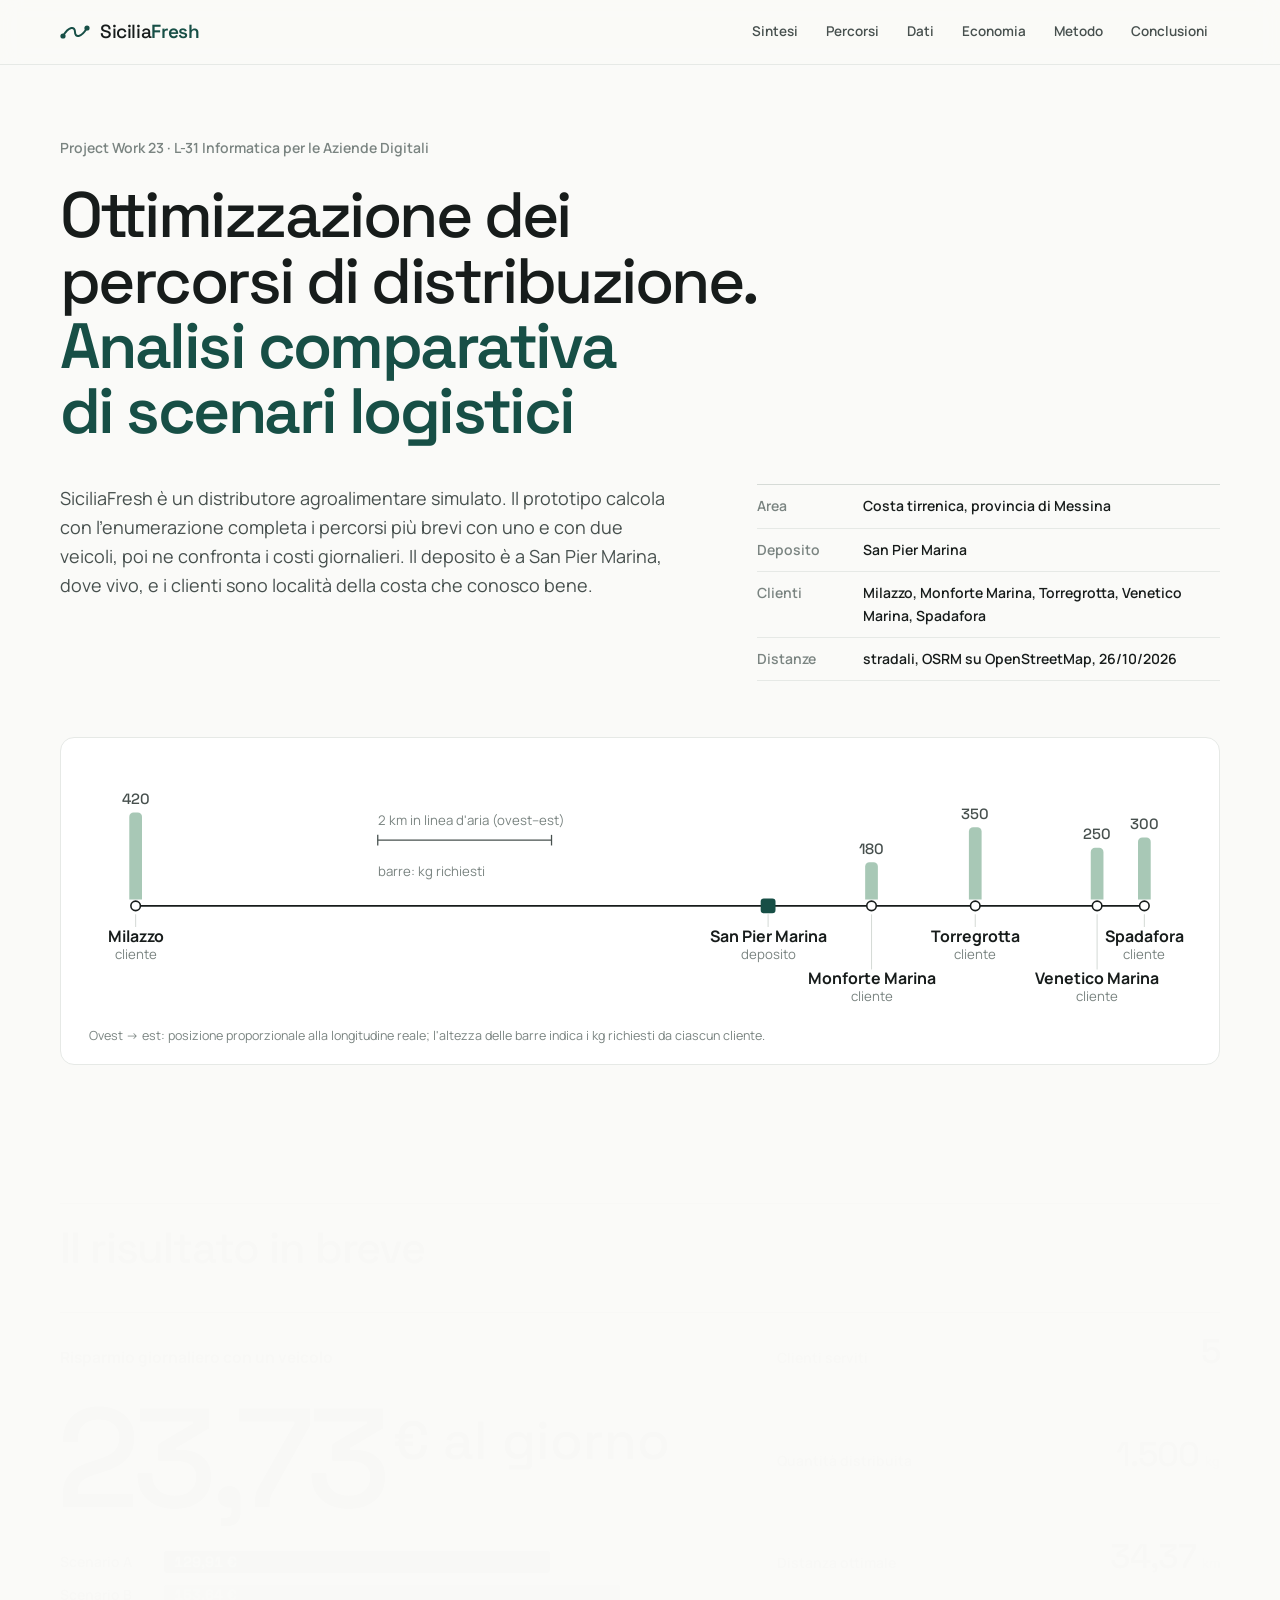
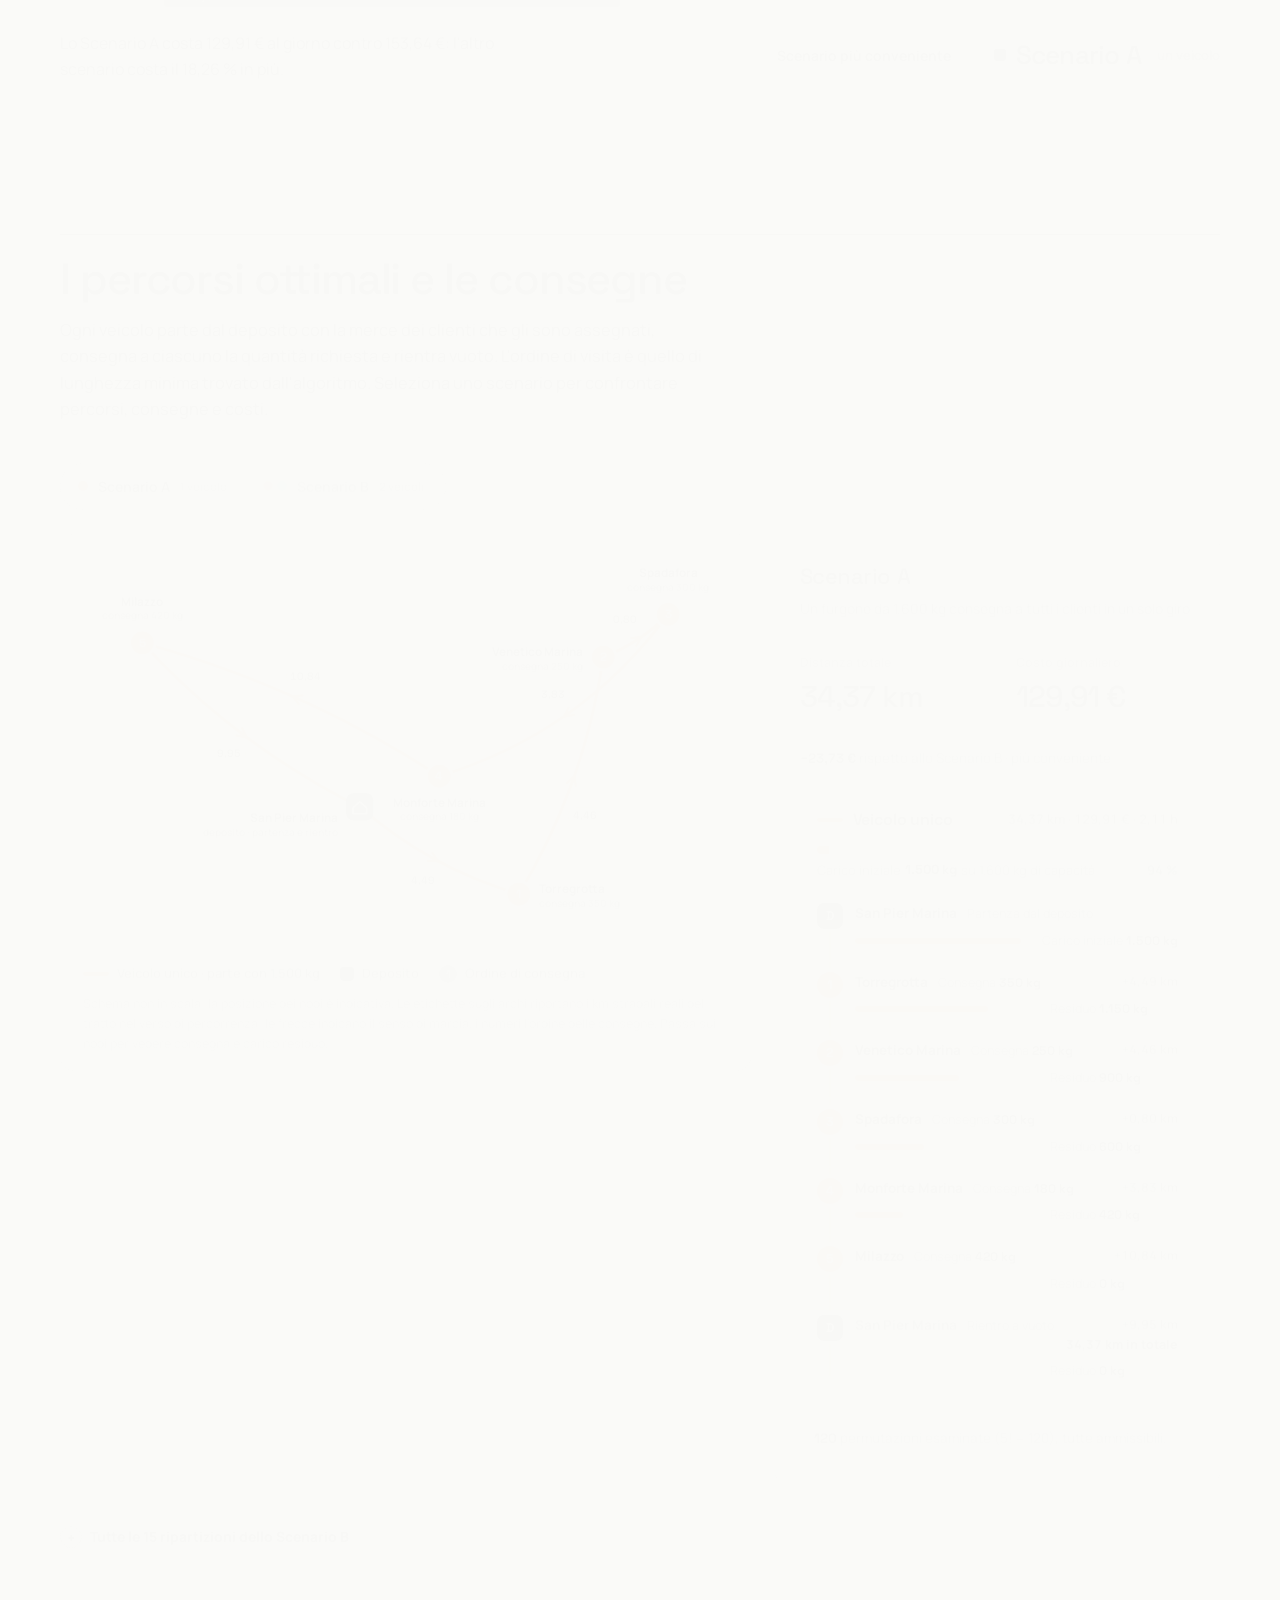
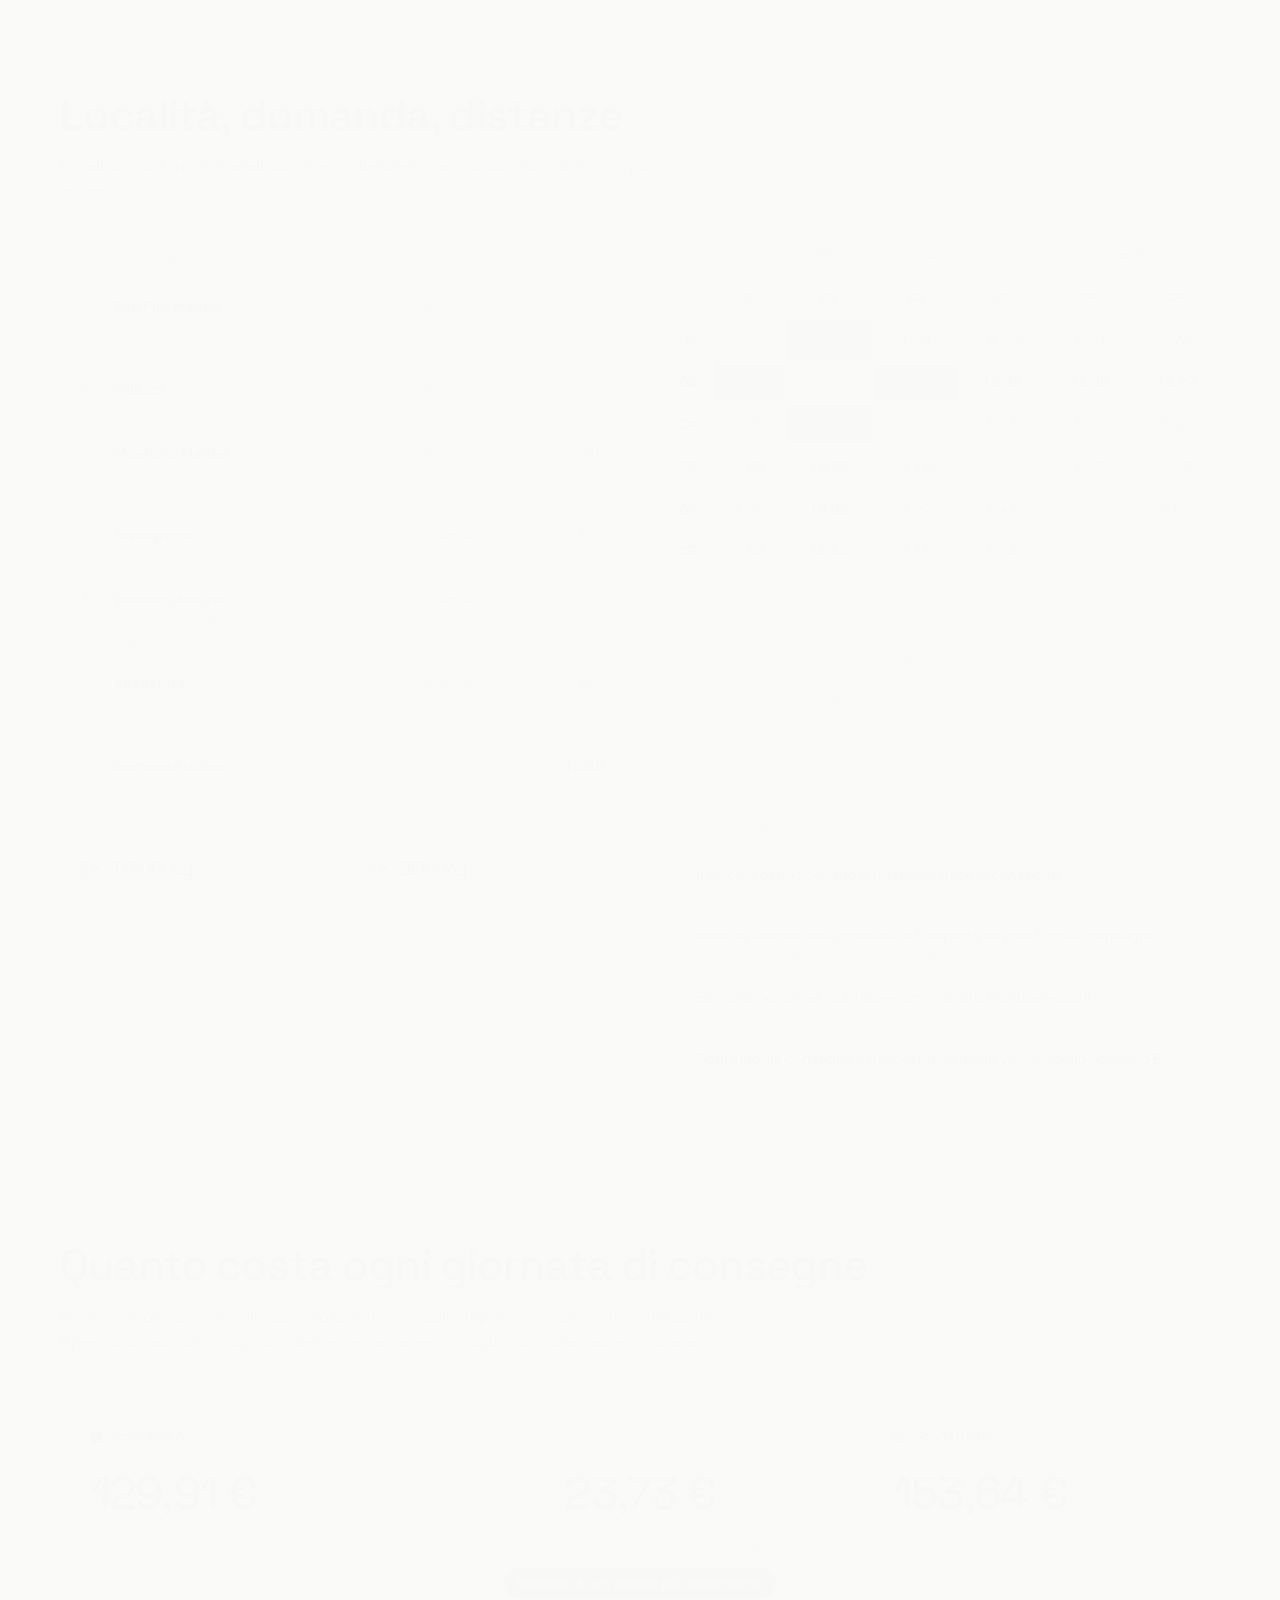
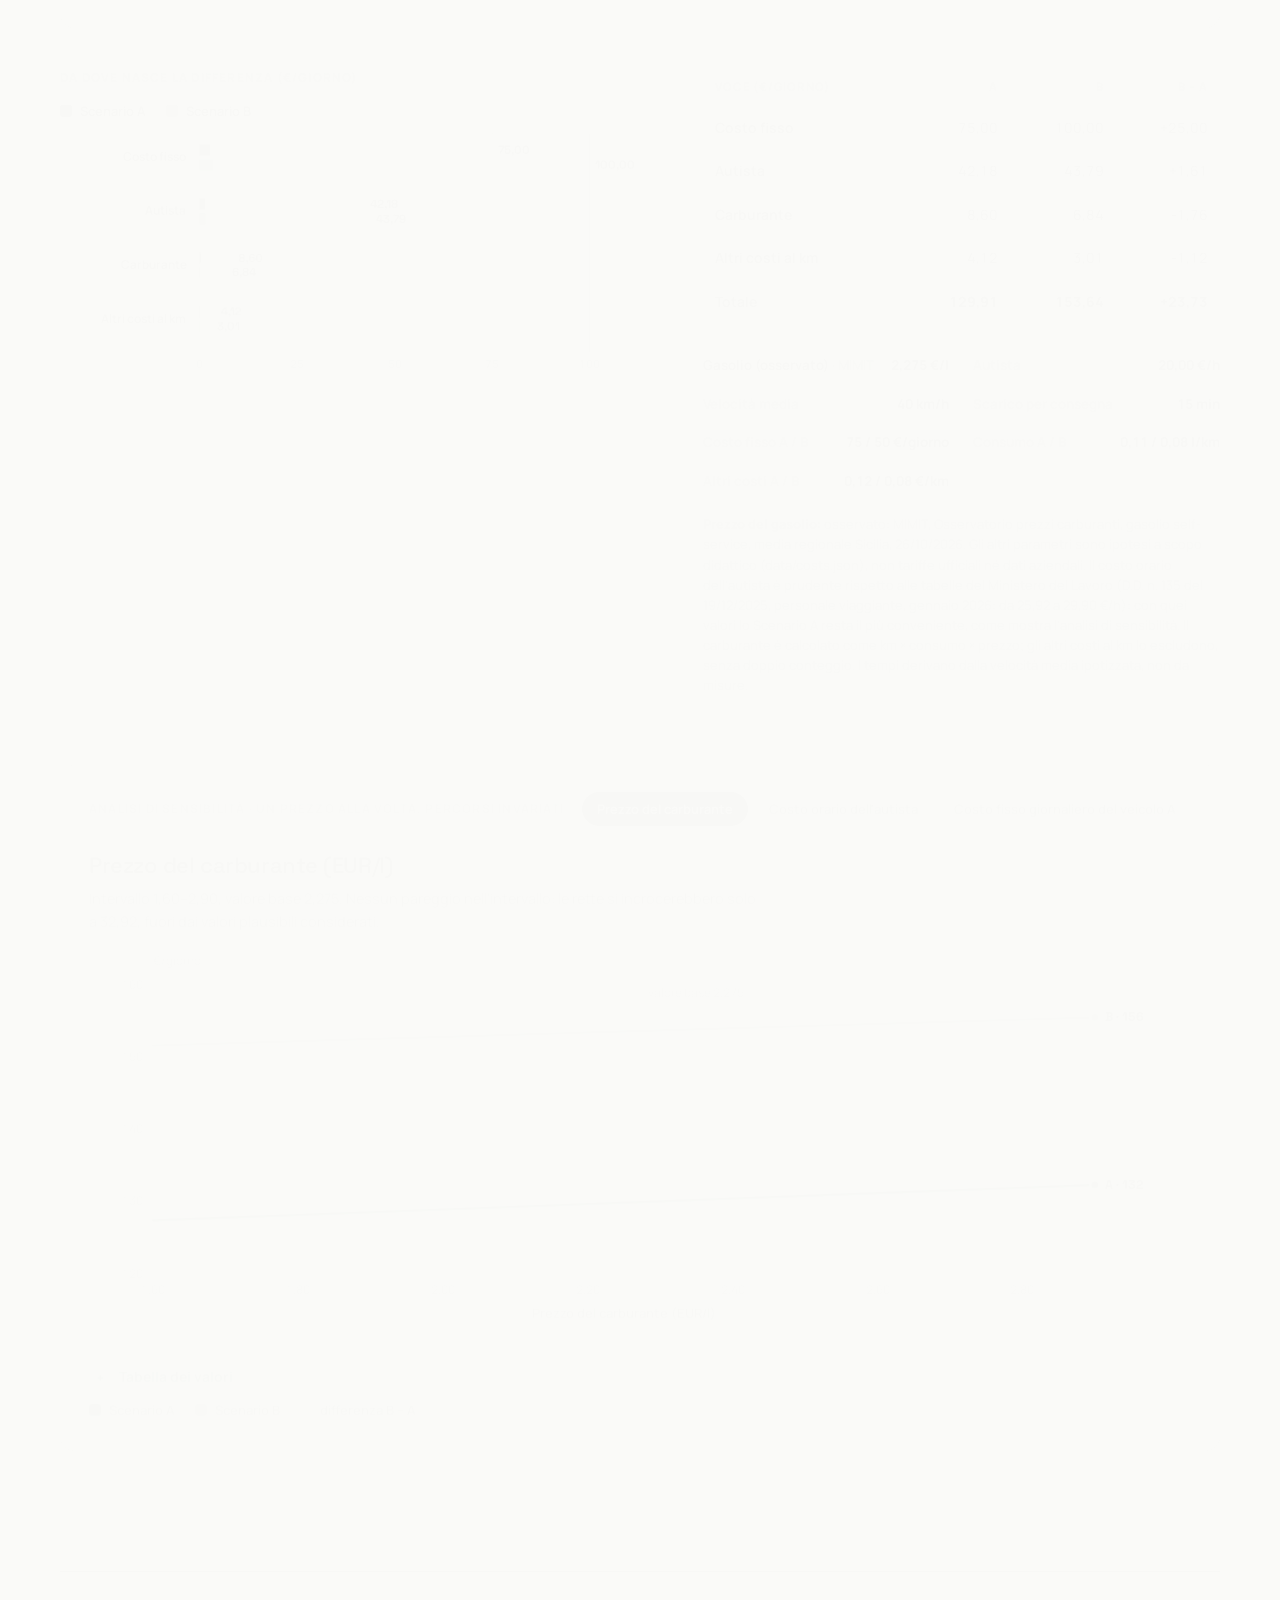
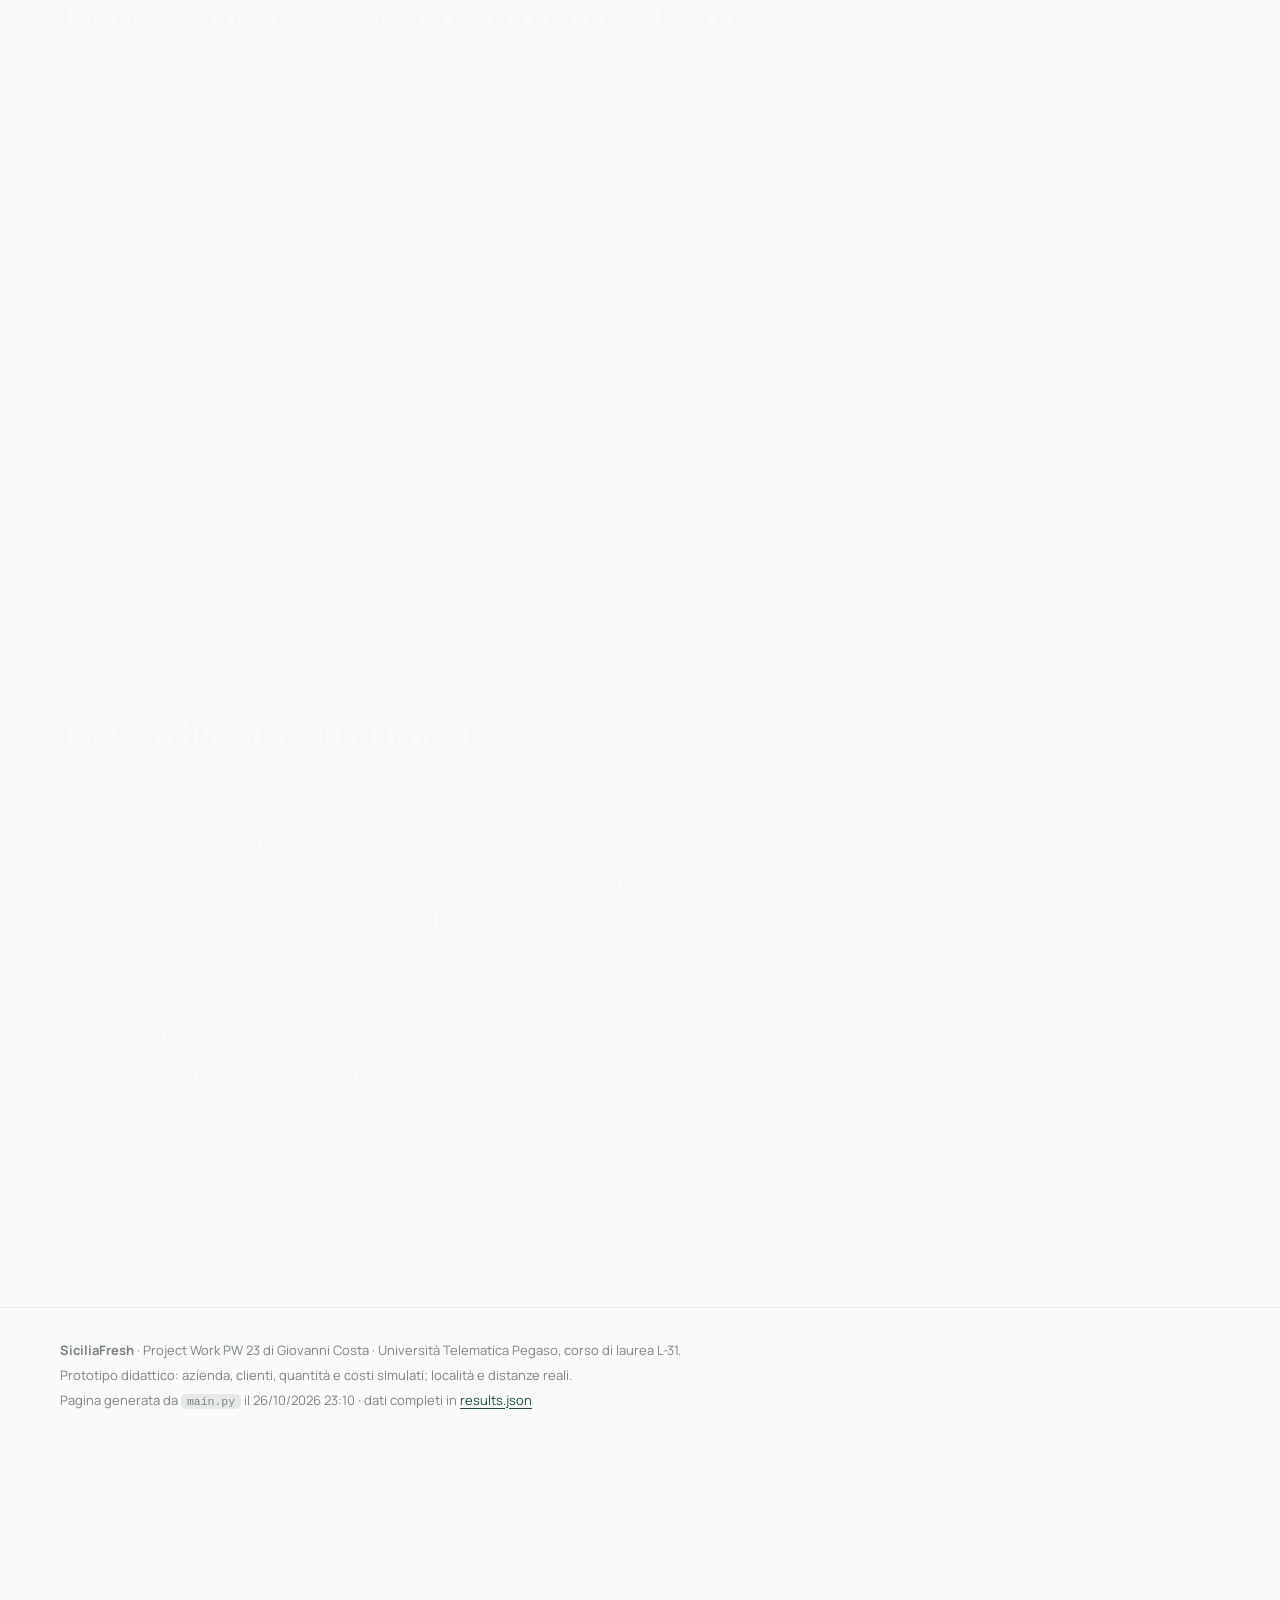
<file: index.html>
<!DOCTYPE html>
<html lang="it">
<head>
<meta charset="utf-8">
<meta http-equiv="refresh" content="0; url=output/index.html">
<title>SiciliaFresh</title>
</head>
<body>
<p>Reindirizzamento alla pagina dei risultati: <a href="output/index.html">output/index.html</a></p>
</body>
</html>
</file>
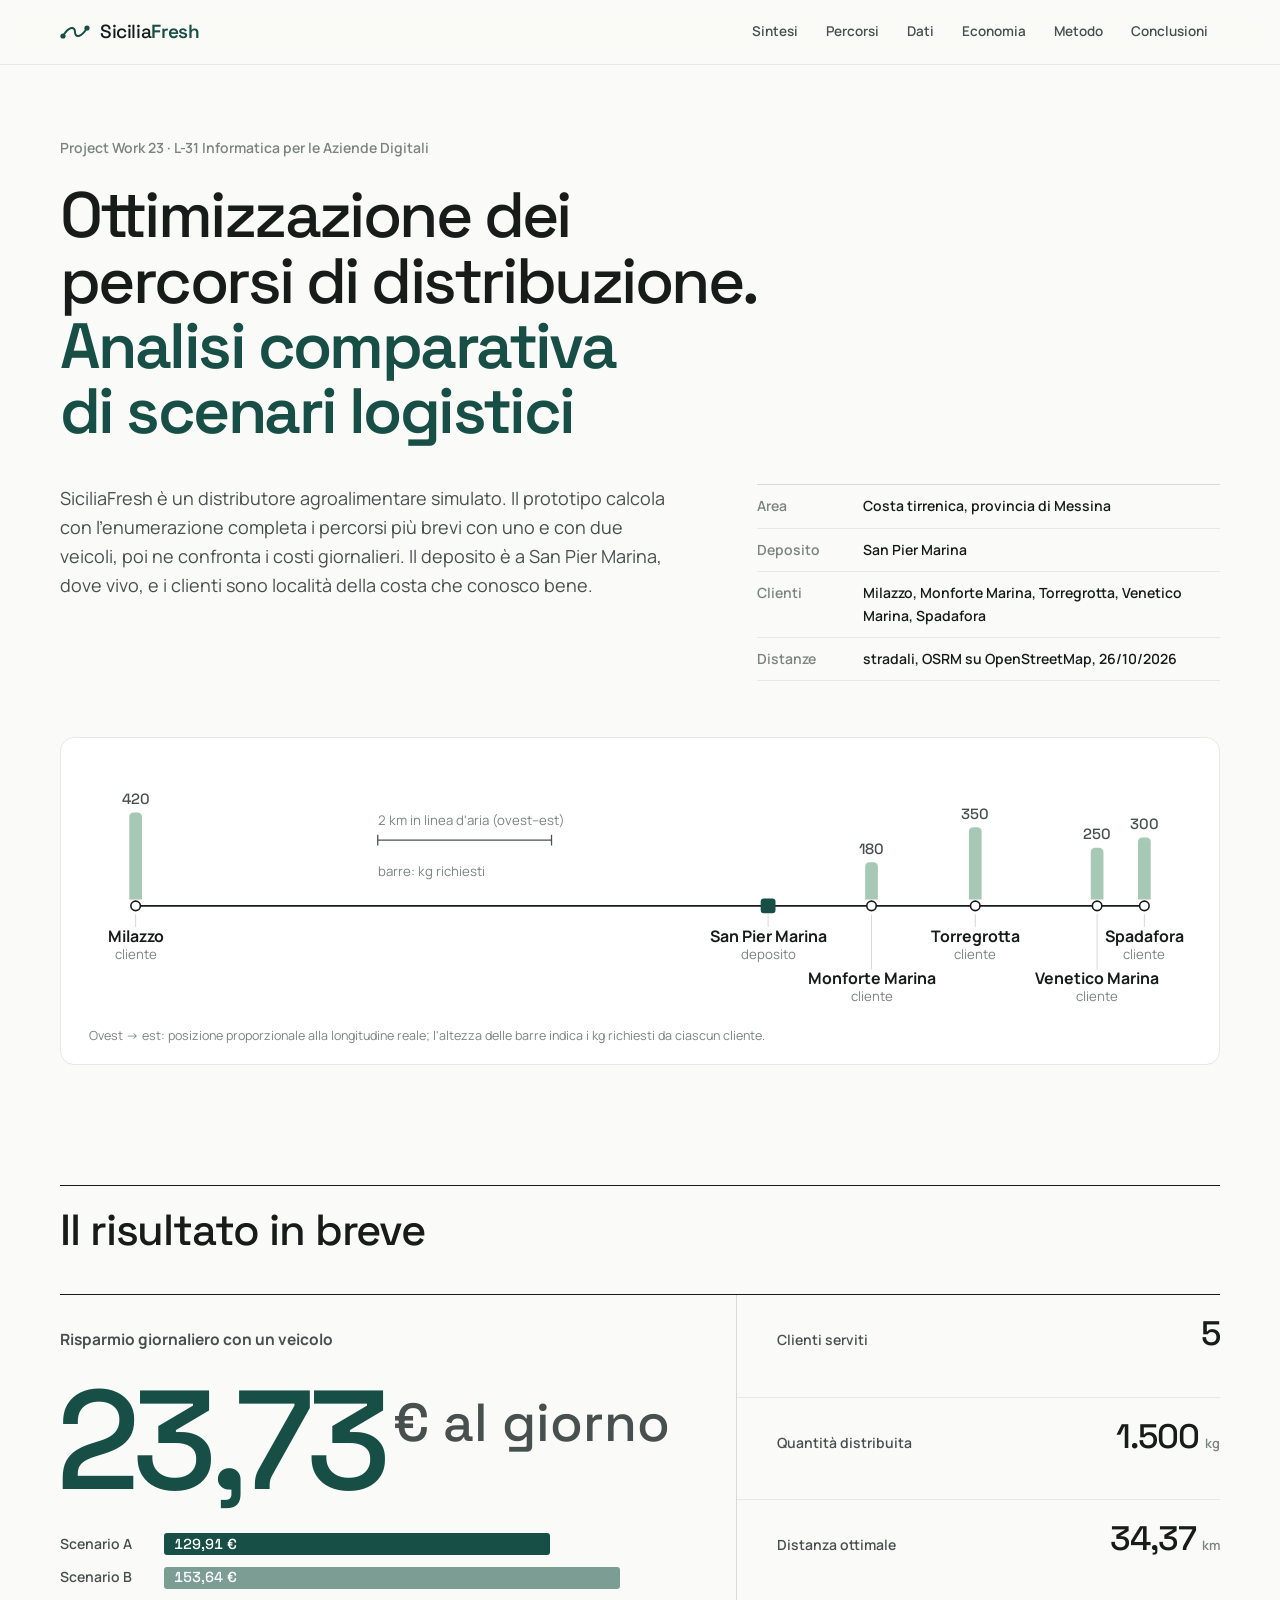
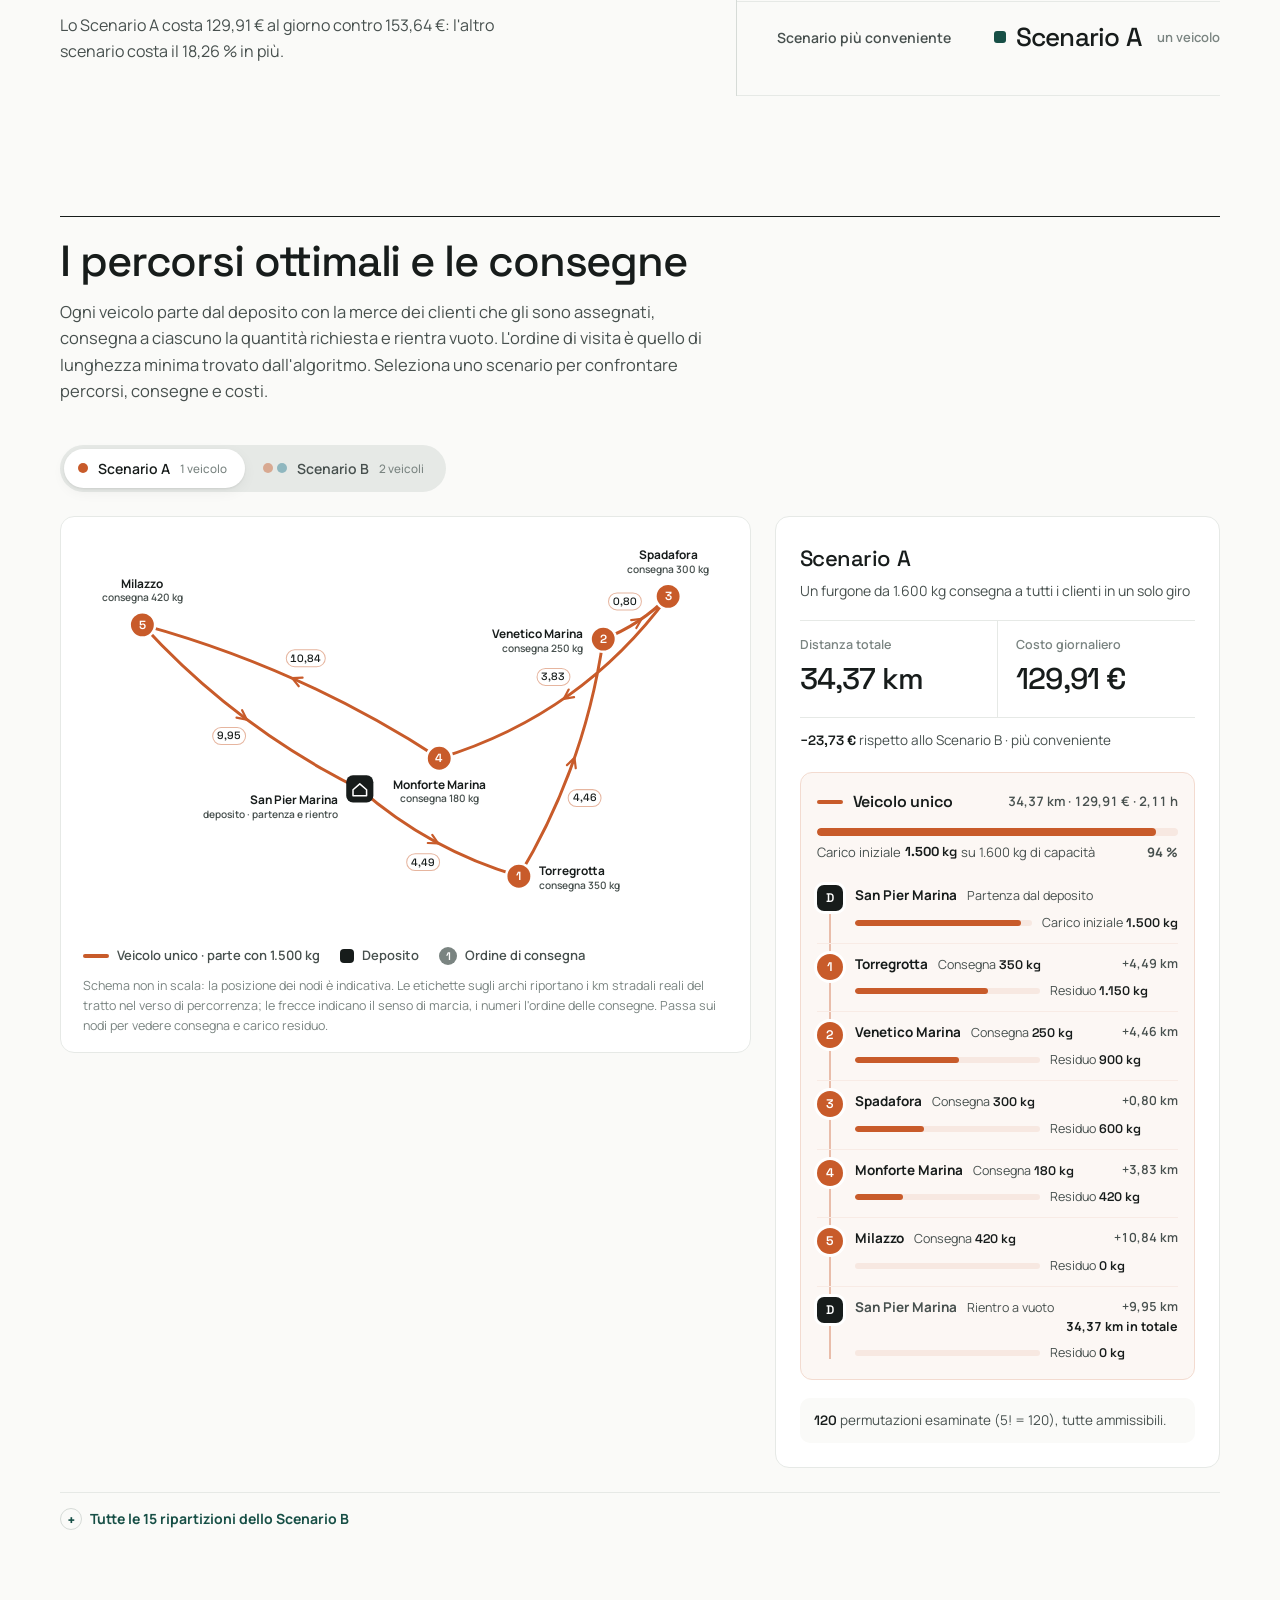
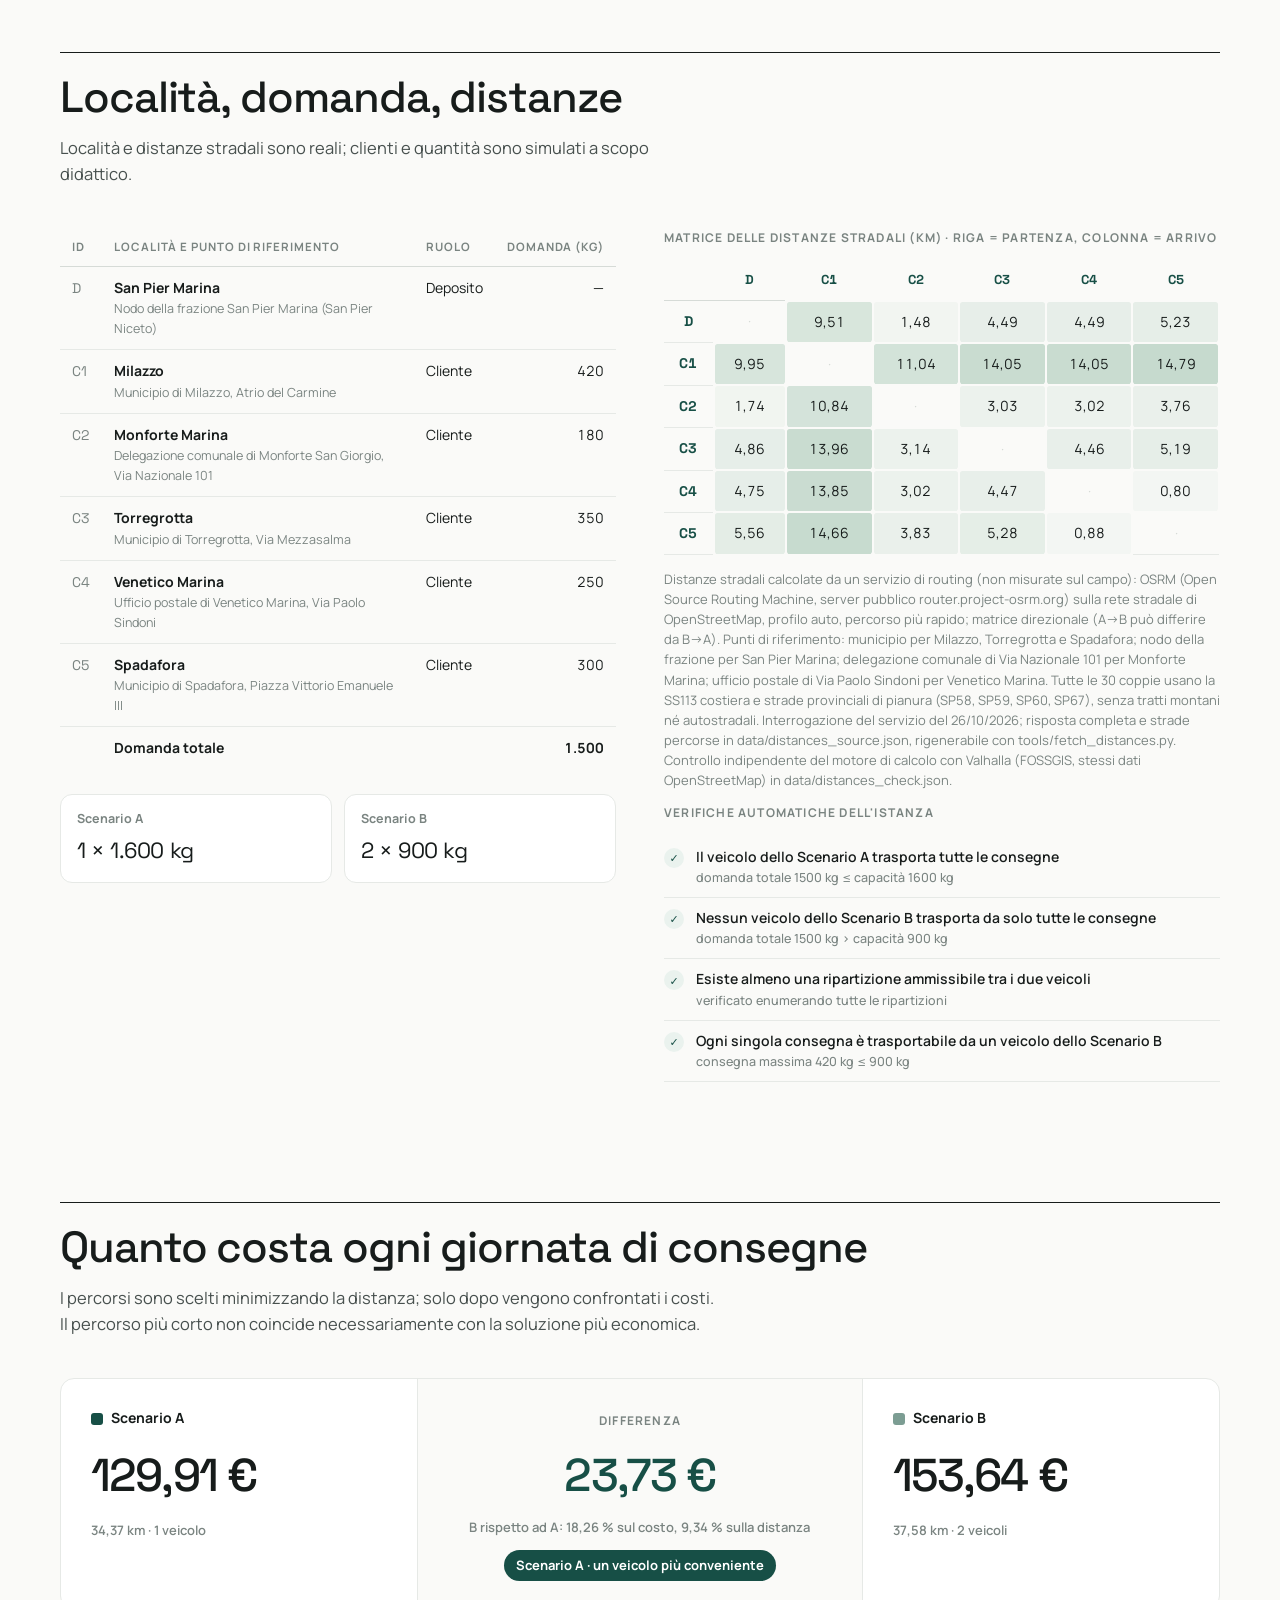
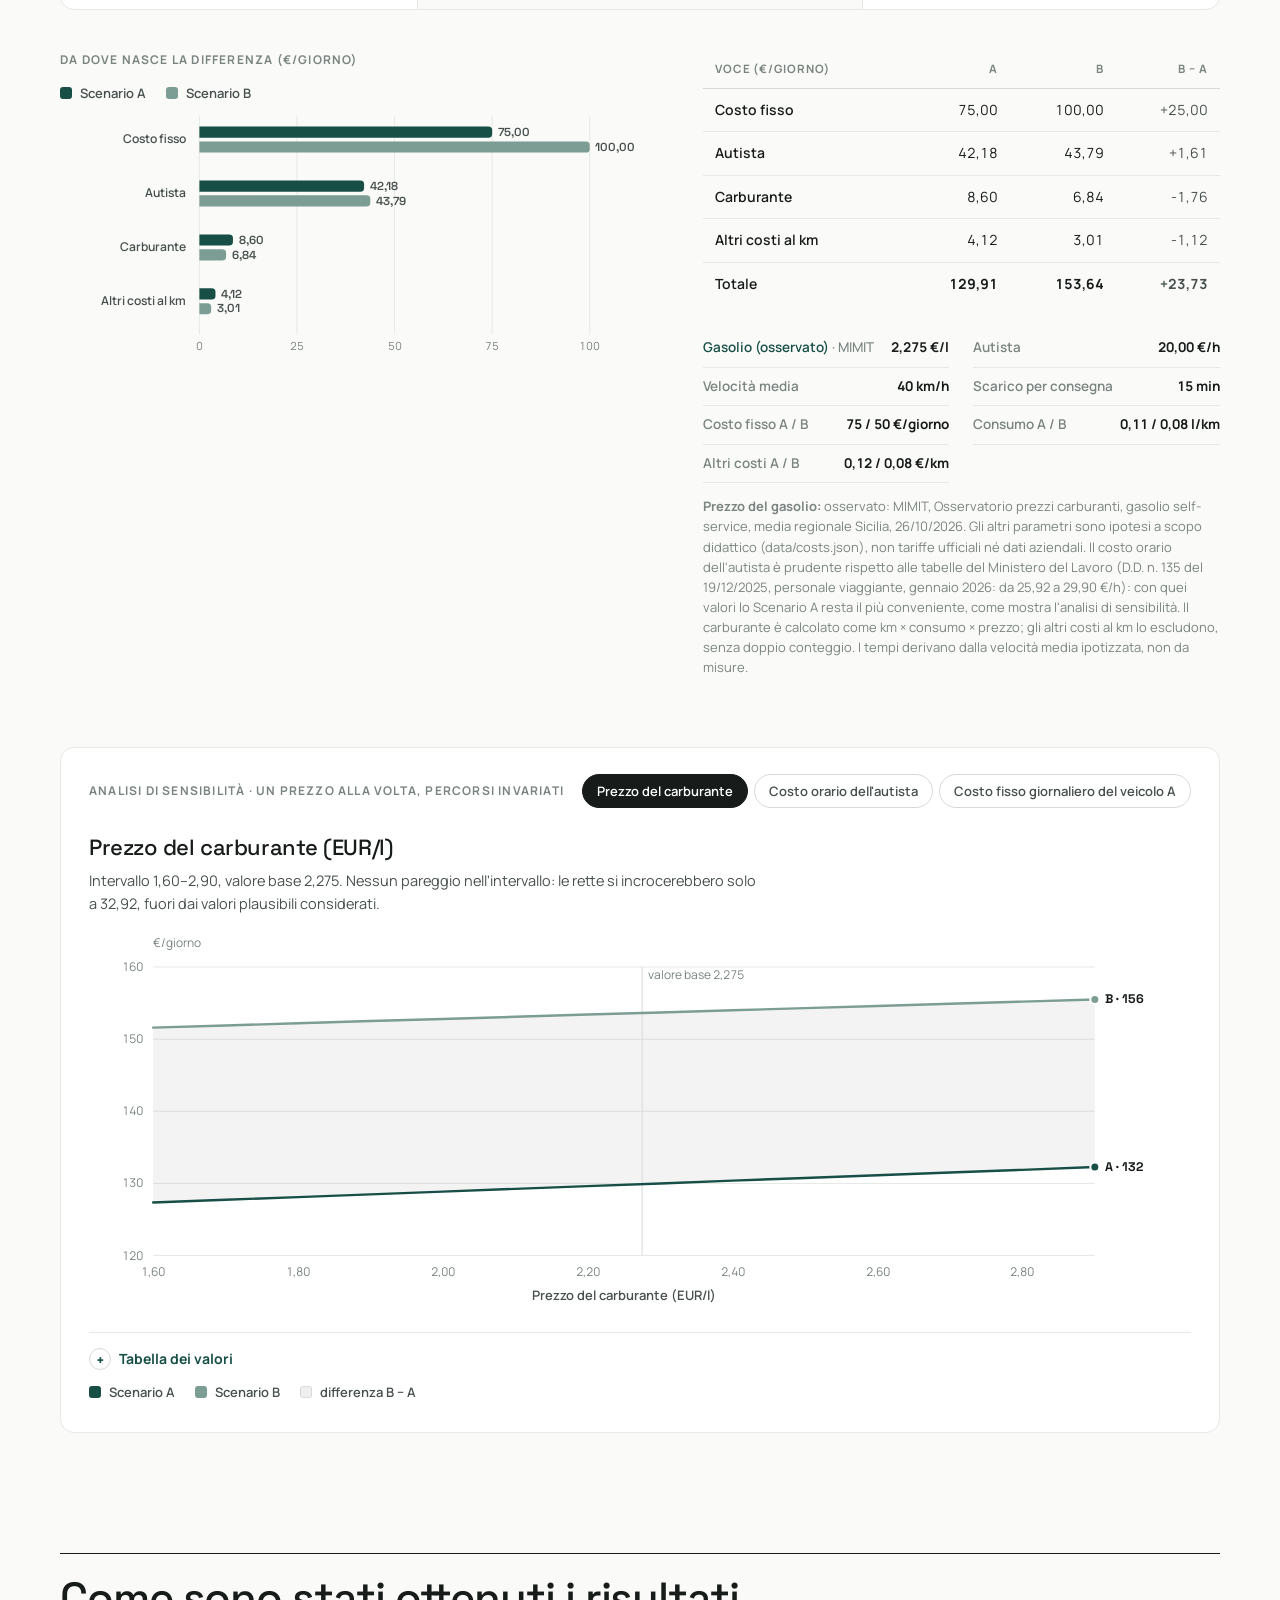
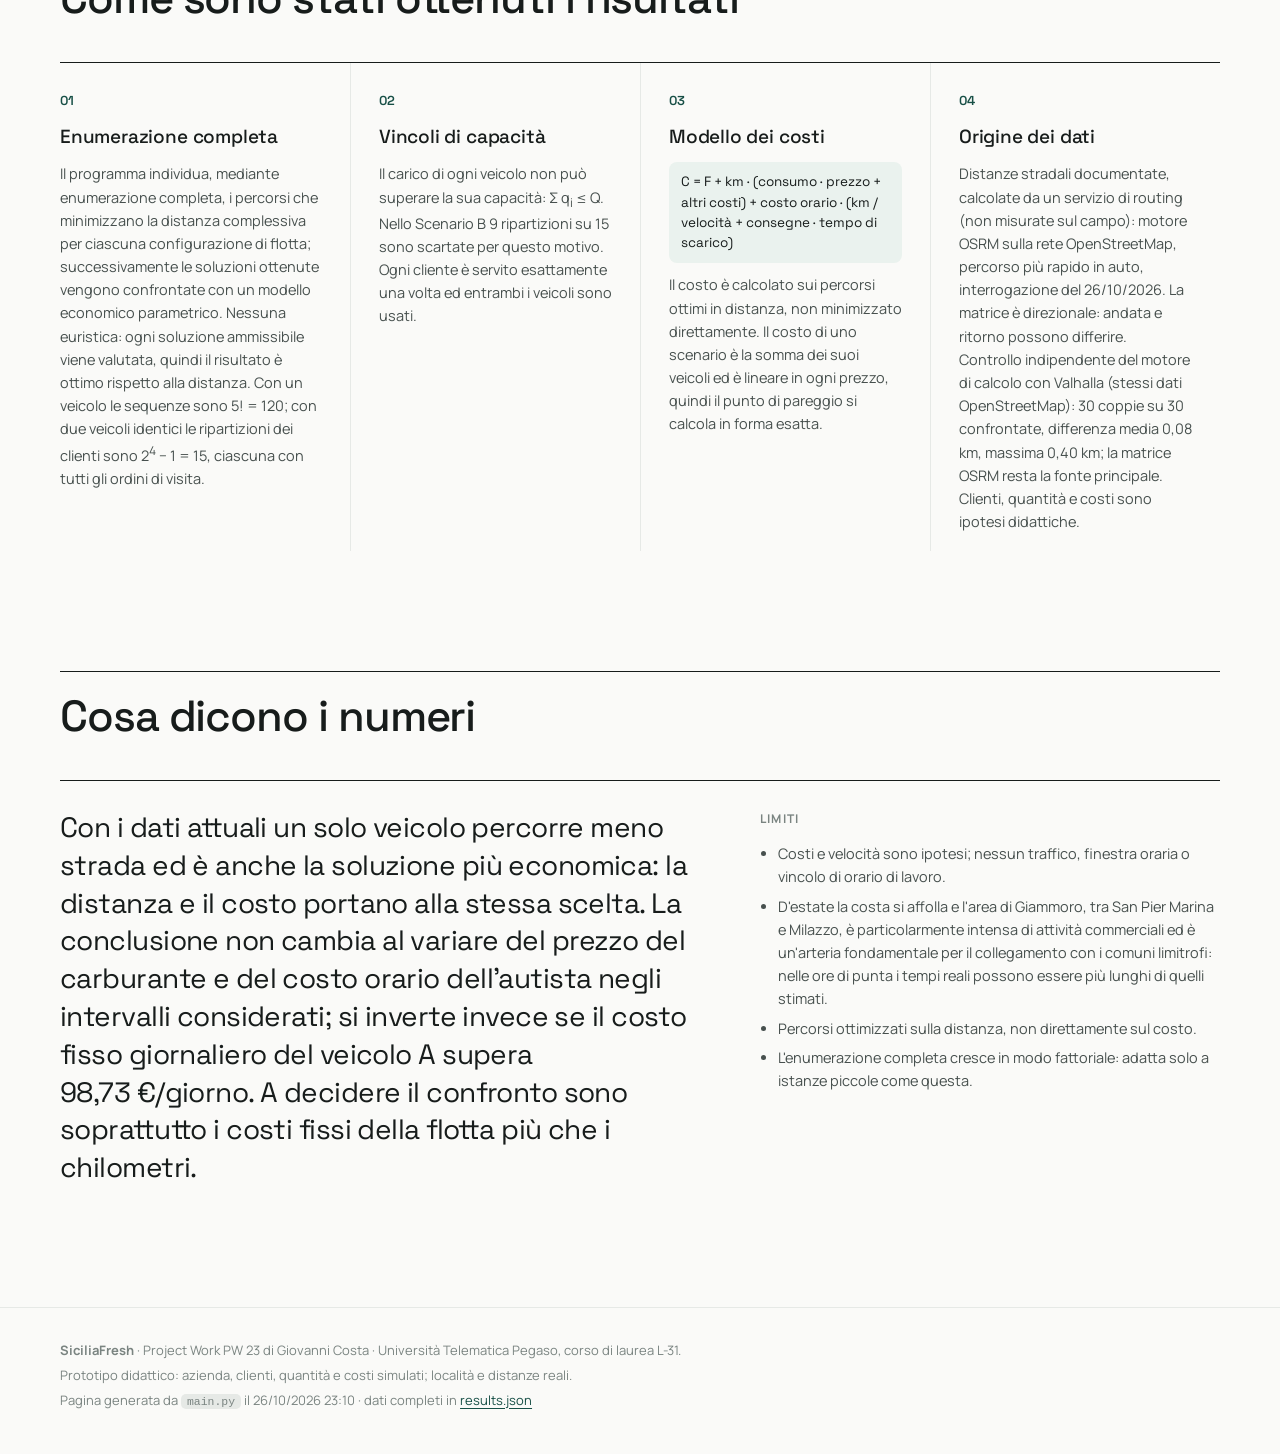
<file: output/index.html>
<!DOCTYPE html>
<html lang="it">
<head>
<meta charset="utf-8">
<meta name="viewport" content="width=device-width, initial-scale=1">
<title>SiciliaFresh · Percorsi di consegna</title>
<meta name="description" content="Pianificazione e confronto economico dei percorsi di consegna di un'impresa agroalimentare (Project Work PW 23, L-31).">
<link rel="preconnect" href="https://fonts.googleapis.com">
<link rel="preconnect" href="https://fonts.gstatic.com" crossorigin>
<link rel="stylesheet" href="https://fonts.googleapis.com/css2?family=Manrope:wght@400;500;600;700&family=Space+Grotesk:wght@400;500;600&display=swap">
<link rel="stylesheet" href="styles.css">
</head>
<body>
<a class="skip" href="#percorsi">Vai ai percorsi</a>
<header class="topbar">
  <div class="wrap topbar-in">
    <a class="logo" href="#top" aria-label="SiciliaFresh, inizio pagina">
      <svg viewBox="0 0 30 20" aria-hidden="true"><path d="M3 14 C 9 4, 15 4, 15 10 S 21 16, 27 6" /><circle cx="3" cy="14" r="2.6"/><circle cx="27" cy="6" r="2.6"/></svg>
      <span>Sicilia<b>Fresh</b></span></a>
    <nav aria-label="Sezioni"><a href="#overview">Sintesi</a><a href="#percorsi">Percorsi</a><a href="#dati">Dati</a>
      <a href="#economia">Economia</a><a href="#metodo">Metodo</a><a href="#conclusioni">Conclusioni</a></nav>
  </div>
</header>

<main id="top">
<section class="hero wrap">
  <p class="hero-eyebrow">Project Work 23 · L-31 Informatica per le Aziende Digitali</p>
  <h1 class="reveal">Ottimizzazione dei<br>percorsi di distribuzione.<br><span>Analisi comparativa<br>di scenari logistici</span></h1>
  <div class="hero-meta reveal">
    <p class="lead">SiciliaFresh è un distributore agroalimentare simulato. Il prototipo calcola con
    l'enumerazione completa i percorsi più brevi con uno e con due veicoli, poi ne confronta i costi giornalieri.
    Il deposito è a San Pier Marina, dove vivo, e i clienti sono località della costa che conosco bene.</p>
    <dl>
      <div><dt>Area</dt><dd>Costa tirrenica, provincia di Messina</dd></div>
      <div><dt>Deposito</dt><dd>San Pier Marina</dd></div>
      <div><dt>Clienti</dt><dd>Milazzo, Monforte Marina, Torregrotta, Venetico Marina, Spadafora</dd></div>
      <div><dt>Distanze</dt><dd>stradali, OSRM su OpenStreetMap, 26/10/2026</dd></div>
    </dl>
  </div>
  <figure class="coast-fig reveal"><div class="scroll-x"><svg class="coast" viewBox="0 0 1040 236" role="img" aria-label="Località disposte da ovest a est secondo la longitudine reale, con la quantità richiesta"><line x1="44" y1="132" x2="996" y2="132" class="coast-line"/><line x1="44.0" y1="140" x2="44.0" y2="152" class="coast-leader"/><path d="M38.0,126 v-78.0 a4,4 0 0 1 4,-4 h4 a4,4 0 0 1 4,4 v78.0 z" class="coast-bar" data-tip="Milazzo: 420 kg richiesti"/><text x="44.0" y="36.0" class="coast-kg" text-anchor="middle">420</text><circle cx="44.0" cy="132" r="4.5" class="coast-stop"/><text x="44.0" y="166" class="coast-name" text-anchor="middle">Milazzo</text><text x="44.0" y="182" class="coast-sub" text-anchor="middle">cliente</text><line x1="640.9" y1="140" x2="640.9" y2="152" class="coast-leader"/><rect x="633.9" y="125" width="14" height="14" rx="3" class="coast-depot"/><text x="640.9" y="166" class="coast-name" text-anchor="middle">San Pier Marina</text><text x="640.9" y="182" class="coast-sub" text-anchor="middle">deposito</text><line x1="738.5" y1="140" x2="738.5" y2="192" class="coast-leader"/><path d="M732.5,126 v-31.1 a4,4 0 0 1 4,-4 h4 a4,4 0 0 1 4,4 v31.1 z" class="coast-bar" data-tip="Monforte Marina: 180 kg richiesti"/><text x="738.5" y="82.9" class="coast-kg" text-anchor="middle">180</text><circle cx="738.5" cy="132" r="4.5" class="coast-stop"/><text x="738.5" y="206" class="coast-name" text-anchor="middle">Monforte Marina</text><text x="738.5" y="222" class="coast-sub" text-anchor="middle">cliente</text><line x1="836.4" y1="140" x2="836.4" y2="152" class="coast-leader"/><path d="M830.4,126 v-64.3 a4,4 0 0 1 4,-4 h4 a4,4 0 0 1 4,4 v64.3 z" class="coast-bar" data-tip="Torregrotta: 350 kg richiesti"/><text x="836.4" y="49.7" class="coast-kg" text-anchor="middle">350</text><circle cx="836.4" cy="132" r="4.5" class="coast-stop"/><text x="836.4" y="166" class="coast-name" text-anchor="middle">Torregrotta</text><text x="836.4" y="182" class="coast-sub" text-anchor="middle">cliente</text><line x1="951.4" y1="140" x2="951.4" y2="192" class="coast-leader"/><path d="M945.4,126 v-44.8 a4,4 0 0 1 4,-4 h4 a4,4 0 0 1 4,4 v44.8 z" class="coast-bar" data-tip="Venetico Marina: 250 kg richiesti"/><text x="951.4" y="69.2" class="coast-kg" text-anchor="middle">250</text><circle cx="951.4" cy="132" r="4.5" class="coast-stop"/><text x="951.4" y="206" class="coast-name" text-anchor="middle">Venetico Marina</text><text x="951.4" y="222" class="coast-sub" text-anchor="middle">cliente</text><line x1="996.0" y1="140" x2="996.0" y2="152" class="coast-leader"/><path d="M990.0,126 v-54.6 a4,4 0 0 1 4,-4 h4 a4,4 0 0 1 4,4 v54.6 z" class="coast-bar" data-tip="Spadafora: 300 kg richiesti"/><text x="996.0" y="59.4" class="coast-kg" text-anchor="middle">300</text><circle cx="996.0" cy="132" r="4.5" class="coast-stop"/><text x="996.0" y="166" class="coast-name" text-anchor="middle">Spadafora</text><text x="996.0" y="182" class="coast-sub" text-anchor="middle">cliente</text><g class="coast-scale"><line x1="272.5" y1="70" x2="436.5" y2="70"/><line x1="272.5" y1="65" x2="272.5" y2="75"/><line x1="436.5" y1="65" x2="436.5" y2="75"/><text x="272.5" y="56">2 km in linea d'aria (ovest–est)</text></g><text x="272.5" y="104" class="coast-sub">barre: kg richiesti</text></svg></div>
    <figcaption>Ovest → est: posizione proporzionale alla longitudine reale; l'altezza delle barre indica i kg richiesti da ciascun cliente.</figcaption>
  </figure>
</section>

<section id="overview" class="section wrap-section">
  <header class="section-head reveal"><h2>Il risultato in breve</h2></header>
  <div class="overview reveal">
    <div class="ov-main">
      <p class="ov-label">Risparmio giornaliero con un veicolo</p>
      <p class="ov-hero"><span class="count" data-count="23.725468" data-decimals="2">23,73</span><span class="unit">€ al giorno</span></p>
      <div class="ov-bars" role="img" aria-label="Costo giornaliero: Scenario A 129,91 euro, Scenario B 153,64 euro">
        <div style="--c:#174F46"><span>Scenario A</span><i style="width:84.6%"></i><b>129,91&nbsp;€</b></div>
        <div style="--c:#7C9D93"><span>Scenario B</span><i style="width:100.0%"></i><b>153,64&nbsp;€</b></div>
      </div>
      <p class="ov-text">Lo Scenario A costa 129,91&nbsp;€ al giorno contro
      153,64&nbsp;€: l'altro scenario costa il 18,26&nbsp;% in più.</p>
    </div>
    <dl class="ov-list">
      <div><dt>Clienti serviti</dt><dd><span class="count" data-count="5.000000" data-decimals="0">5</span></dd></div>
      <div><dt>Quantità distribuita</dt><dd><span class="count" data-count="1500.000000" data-decimals="0">1.500</span><small>kg</small></dd></div>
      <div><dt>Distanza ottimale</dt><dd><span class="count" data-count="34.370000" data-decimals="2">34,37</span><small>km</small></dd></div>
      <div class="ov-win" style="--c:#174F46"><dt>Scenario più conveniente</dt>
        <dd><i></i>Scenario A<small>un veicolo</small></dd></div>
    </dl>
  </div>
</section>

<section id="percorsi" class="section">
  <header class="section-head reveal"><h2>I percorsi ottimali e le consegne</h2><p class="section-intro">Ogni veicolo parte dal deposito con la merce dei clienti che gli sono assegnati, consegna a ciascuno la quantità richiesta e rientra vuoto. L'ordine di visita è quello di lunghezza minima trovato dall'algoritmo. Seleziona uno scenario per confrontare percorsi, consegne e costi.</p></header>
  <div class="explorer reveal">
    <div class="switch" role="group" aria-label="Scenario visualizzato">
      <button type="button" data-scenario-btn="A" aria-pressed="true">
        <i style="--vc:var(--v1)"></i><span>Scenario A</span><small>1 veicolo</small></button>
      <button type="button" data-scenario-btn="B" aria-pressed="false">
        <i style="--vc:var(--v1)"></i><i style="--vc:var(--v2)"></i><span>Scenario B</span><small>2 veicoli</small></button>
    </div>
    <div class="explorer-grid">
      <figure class="stage">
        <div class="stage-graph" data-scenario-graph="A"><p class="stage-label">Scenario A</p><svg class="graph" viewBox="0 0 760 470" role="img" aria-label="Percorso ottimale, Scenario A"><defs><mask id="mask-A-0" maskUnits="userSpaceOnUse" x="0" y="0" width="760" height="470"><path d="M326.4,297.1 Q408.9,369.2 514.0,400.0 Q592.0,270.2 613.5,120.4 Q657.3,103.6 690.0,70.0 Q586.8,210.3 420.1,260.9 Q257.4,154.9 70.0,103.6 Q180.1,224.3 326.4,297.1" class="g-draw" data-delay="0"/></mask></defs><path d="M326.4,297.1 Q408.9,369.2 514.0,400.0 Q592.0,270.2 613.5,120.4 Q657.3,103.6 690.0,70.0 Q586.8,210.3 420.1,260.9 Q257.4,154.9 70.0,103.6 Q180.1,224.3 326.4,297.1" class="g-route" style="--vc:var(--v1)" mask="url(#mask-A-0)"/><path d="M-6,-5.5 L5,0 L-6,5.5" class="g-chev" style="--vc:var(--v1)" transform="translate(414.5,358.9) rotate(28.7)"/><path d="M-6,-5.5 L5,0 L-6,5.5" class="g-chev" style="--vc:var(--v1)" transform="translate(577.9,265.2) rotate(-70.4)"/><path d="M-6,-5.5 L5,0 L-6,5.5" class="g-chev" style="--vc:var(--v1)" transform="translate(654.5,99.4) rotate(-33.4)"/><path d="M-6,-5.5 L5,0 L-6,5.5" class="g-chev" style="--vc:var(--v1)" transform="translate(571.0,187.9) rotate(144.7)"/><path d="M-6,-5.5 L5,0 L-6,5.5" class="g-chev" style="--vc:var(--v1)" transform="translate(251.2,168.5) rotate(-155.8)"/><path d="M-6,-5.5 L5,0 L-6,5.5" class="g-chev" style="--vc:var(--v1)" transform="translate(189.1,212.3) rotate(37.0)"/><g class="g-leg" data-tip="Veicolo 1: San Pier Marina → Torregrotta, 4,49 km"><rect x="381.7" y="373.4" width="38.8" height="20" rx="10" style="--vc:var(--v1)"/><text x="401.1" y="387.4" text-anchor="middle">4,49</text></g><g class="g-leg" data-tip="Veicolo 1: Torregrotta → Venetico Marina, 4,46 km"><rect x="572.1" y="297.9" width="38.8" height="20" rx="10" style="--vc:var(--v1)"/><text x="591.5" y="311.9" text-anchor="middle">4,46</text></g><g class="g-leg" data-tip="Veicolo 1: Venetico Marina → Spadafora, 0,80 km"><rect x="619.7" y="66.0" width="38.8" height="20" rx="10" style="--vc:var(--v1)"/><text x="639.1" y="80.0" text-anchor="middle">0,80</text></g><g class="g-leg" data-tip="Veicolo 1: Spadafora → Monforte Marina, 3,83 km"><rect x="535.4" y="155.0" width="38.8" height="20" rx="10" style="--vc:var(--v1)"/><text x="554.8" y="169.0" text-anchor="middle">3,83</text></g><g class="g-leg" data-tip="Veicolo 1: Monforte Marina → Milazzo, 10,84 km"><rect x="239.7" y="133.0" width="46.0" height="20" rx="10" style="--vc:var(--v1)"/><text x="262.7" y="147.0" text-anchor="middle">10,84</text></g><g class="g-leg" data-tip="Veicolo 1: Milazzo → San Pier Marina, 9,95 km"><rect x="152.9" y="224.7" width="38.8" height="20" rx="10" style="--vc:var(--v1)"/><text x="172.3" y="238.7" text-anchor="middle">9,95</text></g><g class="g-node" data-tip="San Pier Marina — deposito. Partenza con 1.500 kg; rientro a vuoto (0 kg)." tabindex="0"><rect x="310.4" y="281.1" width="32" height="32" rx="8" class="g-depot"/><path d="M318.4,298.1 L326.4,291.1 L334.4,298.1 V305.1 H318.4 Z" class="g-depot-icon"/><text x="300.4" y="315.1" class="g-name" text-anchor="end">San Pier Marina</text><text x="300.4" y="331.1" class="g-sub" text-anchor="end">deposito · partenza e rientro</text></g><g class="g-node" data-tip="Veicolo 1 · fermata 5 · Milazzo: consegna 420 kg; carico residuo dopo la consegna 0 kg" tabindex="0"><circle cx="70.0" cy="103.6" r="15" class="g-stop" style="--vc:var(--v1)"/><text x="70.0" y="108.4" class="g-order" text-anchor="middle">5</text><text x="70.0" y="59.6" class="g-name" text-anchor="middle">Milazzo</text><text x="70.0" y="75.6" class="g-sub" text-anchor="middle">consegna 420 kg</text></g><g class="g-node" data-tip="Veicolo 1 · fermata 4 · Monforte Marina: consegna 180 kg; carico residuo dopo la consegna 420 kg" tabindex="0"><circle cx="420.1" cy="260.9" r="15" class="g-stop" style="--vc:var(--v1)"/><text x="420.1" y="265.7" class="g-order" text-anchor="middle">4</text><text x="420.1" y="296.9" class="g-name" text-anchor="middle">Monforte Marina</text><text x="420.1" y="312.9" class="g-sub" text-anchor="middle">consegna 180 kg</text></g><g class="g-node" data-tip="Veicolo 1 · fermata 1 · Torregrotta: consegna 350 kg; carico residuo dopo la consegna 1.150 kg" tabindex="0"><circle cx="514.0" cy="400.0" r="15" class="g-stop" style="--vc:var(--v1)"/><text x="514.0" y="404.8" class="g-order" text-anchor="middle">1</text><text x="538.0" y="399.0" class="g-name" text-anchor="start">Torregrotta</text><text x="538.0" y="415.0" class="g-sub" text-anchor="start">consegna 350 kg</text></g><g class="g-node" data-tip="Veicolo 1 · fermata 2 · Venetico Marina: consegna 250 kg; carico residuo dopo la consegna 900 kg" tabindex="0"><circle cx="613.5" cy="120.4" r="15" class="g-stop" style="--vc:var(--v1)"/><text x="613.5" y="125.2" class="g-order" text-anchor="middle">2</text><text x="589.5" y="119.4" class="g-name" text-anchor="end">Venetico Marina</text><text x="589.5" y="135.4" class="g-sub" text-anchor="end">consegna 250 kg</text></g><g class="g-node" data-tip="Veicolo 1 · fermata 3 · Spadafora: consegna 300 kg; carico residuo dopo la consegna 600 kg" tabindex="0"><circle cx="690.0" cy="70.0" r="15" class="g-stop" style="--vc:var(--v1)"/><text x="690.0" y="74.8" class="g-order" text-anchor="middle">3</text><text x="690.0" y="26.0" class="g-name" text-anchor="middle">Spadafora</text><text x="690.0" y="42.0" class="g-sub" text-anchor="middle">consegna 300 kg</text></g></svg><div class="legend"><span><i class="v-line" style="--vc:var(--v1)"></i>Veicolo unico · parte con 1.500 kg</span><span><i class="d-key"></i>Deposito</span><span><i class="n-key">1</i>Ordine di consegna</span></div></div>
        <div class="stage-graph" data-scenario-graph="B"><p class="stage-label">Scenario B</p><svg class="graph" viewBox="0 0 760 470" role="img" aria-label="Percorsi ottimali dei due veicoli, Scenario B"><defs><mask id="mask-B-0" maskUnits="userSpaceOnUse" x="0" y="0" width="760" height="470"><path d="M326.4,297.1 Q377.2,289.3 420.1,260.9 Q257.4,154.9 70.0,103.6 Q180.1,224.3 326.4,297.1" class="g-draw" data-delay="0"/></mask><mask id="mask-B-1" maskUnits="userSpaceOnUse" x="0" y="0" width="760" height="470"><path d="M326.4,297.1 Q408.9,369.2 514.0,400.0 Q592.0,270.2 613.5,120.4 Q657.3,103.6 690.0,70.0 Q479.0,136.9 326.4,297.1" class="g-draw" data-delay="450"/></mask></defs><path d="M326.4,297.1 Q377.2,289.3 420.1,260.9 Q257.4,154.9 70.0,103.6 Q180.1,224.3 326.4,297.1" class="g-route" style="--vc:var(--v1)" mask="url(#mask-B-0)"/><path d="M326.4,297.1 Q408.9,369.2 514.0,400.0 Q592.0,270.2 613.5,120.4 Q657.3,103.6 690.0,70.0 Q479.0,136.9 326.4,297.1" class="g-route" style="--vc:var(--v2)" mask="url(#mask-B-1)"/><path d="M-6,-5.5 L5,0 L-6,5.5" class="g-chev" style="--vc:var(--v1)" transform="translate(375.2,284.1) rotate(-21.1)"/><path d="M-6,-5.5 L5,0 L-6,5.5" class="g-chev" style="--vc:var(--v1)" transform="translate(251.2,168.5) rotate(-155.8)"/><path d="M-6,-5.5 L5,0 L-6,5.5" class="g-chev" style="--vc:var(--v1)" transform="translate(189.1,212.3) rotate(37.0)"/><path d="M-6,-5.5 L5,0 L-6,5.5" class="g-chev" style="--vc:var(--v2)" transform="translate(414.5,358.9) rotate(28.7)"/><path d="M-6,-5.5 L5,0 L-6,5.5" class="g-chev" style="--vc:var(--v2)" transform="translate(577.9,265.2) rotate(-70.4)"/><path d="M-6,-5.5 L5,0 L-6,5.5" class="g-chev" style="--vc:var(--v2)" transform="translate(654.5,99.4) rotate(-33.4)"/><path d="M-6,-5.5 L5,0 L-6,5.5" class="g-chev" style="--vc:var(--v2)" transform="translate(493.6,160.2) rotate(148.0)"/><g class="g-leg" data-tip="Veicolo 1: San Pier Marina → Monforte Marina, 1,48 km"><rect x="365.9" y="300.3" width="38.8" height="20" rx="10" style="--vc:var(--v1)"/><text x="385.3" y="314.3" text-anchor="middle">1,48</text></g><g class="g-leg" data-tip="Veicolo 1: Monforte Marina → Milazzo, 10,84 km"><rect x="239.7" y="133.0" width="46.0" height="20" rx="10" style="--vc:var(--v1)"/><text x="262.7" y="147.0" text-anchor="middle">10,84</text></g><g class="g-leg" data-tip="Veicolo 1: Milazzo → San Pier Marina, 9,95 km"><rect x="152.9" y="224.7" width="38.8" height="20" rx="10" style="--vc:var(--v1)"/><text x="172.3" y="238.7" text-anchor="middle">9,95</text></g><g class="g-leg" data-tip="Veicolo 2: San Pier Marina → Torregrotta, 4,49 km"><rect x="381.7" y="373.4" width="38.8" height="20" rx="10" style="--vc:var(--v2)"/><text x="401.1" y="387.4" text-anchor="middle">4,49</text></g><g class="g-leg" data-tip="Veicolo 2: Torregrotta → Venetico Marina, 4,46 km"><rect x="572.1" y="297.9" width="38.8" height="20" rx="10" style="--vc:var(--v2)"/><text x="591.5" y="311.9" text-anchor="middle">4,46</text></g><g class="g-leg" data-tip="Veicolo 2: Venetico Marina → Spadafora, 0,80 km"><rect x="619.7" y="66.0" width="38.8" height="20" rx="10" style="--vc:var(--v2)"/><text x="639.1" y="80.0" text-anchor="middle">0,80</text></g><g class="g-leg" data-tip="Veicolo 2: Spadafora → San Pier Marina, 5,56 km"><rect x="459.4" y="126.5" width="38.8" height="20" rx="10" style="--vc:var(--v2)"/><text x="478.8" y="140.5" text-anchor="middle">5,56</text></g><g class="g-node" data-tip="San Pier Marina — deposito. Veicolo 1 parte con 600 kg; veicolo 2 parte con 900 kg; rientro a vuoto (0 kg)." tabindex="0"><rect x="310.4" y="281.1" width="32" height="32" rx="8" class="g-depot"/><path d="M318.4,298.1 L326.4,291.1 L334.4,298.1 V305.1 H318.4 Z" class="g-depot-icon"/><text x="300.4" y="315.1" class="g-name" text-anchor="end">San Pier Marina</text><text x="300.4" y="331.1" class="g-sub" text-anchor="end">deposito · partenza e rientro</text></g><g class="g-node" data-tip="Veicolo 1 · fermata 2 · Milazzo: consegna 420 kg; carico residuo dopo la consegna 0 kg" tabindex="0"><circle cx="70.0" cy="103.6" r="15" class="g-stop" style="--vc:var(--v1)"/><text x="70.0" y="108.4" class="g-order" text-anchor="middle">2</text><text x="70.0" y="59.6" class="g-name" text-anchor="middle">Milazzo</text><text x="70.0" y="75.6" class="g-sub" text-anchor="middle">consegna 420 kg</text></g><g class="g-node" data-tip="Veicolo 1 · fermata 1 · Monforte Marina: consegna 180 kg; carico residuo dopo la consegna 420 kg" tabindex="0"><circle cx="420.1" cy="260.9" r="15" class="g-stop" style="--vc:var(--v1)"/><text x="420.1" y="265.7" class="g-order" text-anchor="middle">1</text><text x="444.1" y="259.9" class="g-name" text-anchor="start">Monforte Marina</text><text x="444.1" y="275.9" class="g-sub" text-anchor="start">consegna 180 kg</text></g><g class="g-node" data-tip="Veicolo 2 · fermata 1 · Torregrotta: consegna 350 kg; carico residuo dopo la consegna 550 kg" tabindex="0"><circle cx="514.0" cy="400.0" r="15" class="g-stop" style="--vc:var(--v2)"/><text x="514.0" y="404.8" class="g-order" text-anchor="middle">1</text><text x="538.0" y="399.0" class="g-name" text-anchor="start">Torregrotta</text><text x="538.0" y="415.0" class="g-sub" text-anchor="start">consegna 350 kg</text></g><g class="g-node" data-tip="Veicolo 2 · fermata 2 · Venetico Marina: consegna 250 kg; carico residuo dopo la consegna 300 kg" tabindex="0"><circle cx="613.5" cy="120.4" r="15" class="g-stop" style="--vc:var(--v2)"/><text x="613.5" y="125.2" class="g-order" text-anchor="middle">2</text><text x="639.5" y="138.4" class="g-name" text-anchor="start">Venetico Marina</text><text x="639.5" y="154.4" class="g-sub" text-anchor="start">consegna 250 kg</text></g><g class="g-node" data-tip="Veicolo 2 · fermata 3 · Spadafora: consegna 300 kg; carico residuo dopo la consegna 0 kg" tabindex="0"><circle cx="690.0" cy="70.0" r="15" class="g-stop" style="--vc:var(--v2)"/><text x="690.0" y="74.8" class="g-order" text-anchor="middle">3</text><text x="690.0" y="26.0" class="g-name" text-anchor="middle">Spadafora</text><text x="690.0" y="42.0" class="g-sub" text-anchor="middle">consegna 300 kg</text></g></svg><div class="legend"><span><i class="v-line" style="--vc:var(--v1)"></i>Veicolo 1 · parte con 600 kg</span><span><i class="v-line" style="--vc:var(--v2)"></i>Veicolo 2 · parte con 900 kg</span><span><i class="d-key"></i>Deposito</span><span><i class="n-key">1</i>Ordine di consegna</span></div></div>
        <figcaption>Schema non in scala: la posizione dei nodi è indicativa. Le etichette sugli archi riportano i km
        stradali reali del tratto nel verso di percorrenza; le frecce indicano il senso di marcia, i numeri l'ordine
        delle consegne. Passa sui nodi per vedere consegna e carico residuo.</figcaption>
      </figure>
      <div class="panels">
    <div class="panel" data-scenario-panel="A">
      <p class="panel-kicker">Scenario A</p>
      <p class="panel-sub">Un furgone da 1.600 kg consegna a tutti i clienti in un solo giro</p>
      <div class="panel-figures">
        <div><span>Distanza totale</span><b><span data-key="a.distance_km">34,37&nbsp;km</span></b></div>
        <div><span>Costo giornaliero</span><b><span data-key="a.cost_total">129,91&nbsp;€</span></b></div>
      </div>
      <p class="panel-delta"><b>−23,73&nbsp;€</b> rispetto allo Scenario B · più conveniente</p>
      
      <div class="vehicle" style="--vc:var(--v1)">
        <div class="vehicle-head"><span class="v-swatch" aria-hidden="true"></span><h4>Veicolo unico</h4>
          <span class="vehicle-meta"><span data-key="a.v1.distance_km">34,37&nbsp;km</span> · <span data-key="a.v1.cost_total">129,91&nbsp;€</span> · 2,11&nbsp;h</span></div>
        <div class="meter" role="img" aria-label="Carico iniziale 1.500 kg su una capacità di 1.600 kg">
          <span style="--w:93.8%"></span></div>
        <p class="meter-label">Carico iniziale <b><span data-key="a.load_kg">1.500</span>&nbsp;kg</b> su 1.600 kg di capacità
          <span>94&nbsp;%</span></p>
        <ol class="timeline" style="--vc:var(--v1)"><li class="tl-row tl-start"><span class="tl-dot d">D</span><span class="tl-main"><b>San Pier Marina</b><small>Partenza dal deposito</small></span><span class="tl-load"><span class="tl-bar" role="img" aria-label="Carico residuo 1.500 kg"><span style="--w:93.8%"></span></span><span>Carico iniziale <b>1.500&nbsp;kg</b></span></span><span class="tl-km"></span></li><li class="tl-row"><span class="tl-dot">1</span><span class="tl-main"><b>Torregrotta</b><small>Consegna <b>350&nbsp;kg</b></small></span><span class="tl-load"><span class="tl-bar" role="img" aria-label="Carico residuo 1.150 kg"><span style="--w:71.9%"></span></span><span>Residuo <b>1.150&nbsp;kg</b></span></span><span class="tl-km">+4,49&nbsp;km</span></li><li class="tl-row"><span class="tl-dot">2</span><span class="tl-main"><b>Venetico Marina</b><small>Consegna <b>250&nbsp;kg</b></small></span><span class="tl-load"><span class="tl-bar" role="img" aria-label="Carico residuo 900 kg"><span style="--w:56.2%"></span></span><span>Residuo <b>900&nbsp;kg</b></span></span><span class="tl-km">+4,46&nbsp;km</span></li><li class="tl-row"><span class="tl-dot">3</span><span class="tl-main"><b>Spadafora</b><small>Consegna <b>300&nbsp;kg</b></small></span><span class="tl-load"><span class="tl-bar" role="img" aria-label="Carico residuo 600 kg"><span style="--w:37.5%"></span></span><span>Residuo <b>600&nbsp;kg</b></span></span><span class="tl-km">+0,80&nbsp;km</span></li><li class="tl-row"><span class="tl-dot">4</span><span class="tl-main"><b>Monforte Marina</b><small>Consegna <b>180&nbsp;kg</b></small></span><span class="tl-load"><span class="tl-bar" role="img" aria-label="Carico residuo 420 kg"><span style="--w:26.2%"></span></span><span>Residuo <b>420&nbsp;kg</b></span></span><span class="tl-km">+3,83&nbsp;km</span></li><li class="tl-row"><span class="tl-dot">5</span><span class="tl-main"><b>Milazzo</b><small>Consegna <b>420&nbsp;kg</b></small></span><span class="tl-load"><span class="tl-bar" role="img" aria-label="Carico residuo 0 kg"><span style="--w:0.0%"></span></span><span>Residuo <b>0&nbsp;kg</b></span></span><span class="tl-km">+10,84&nbsp;km</span></li><li class="tl-row tl-end"><span class="tl-dot d">D</span><span class="tl-main"><b>San Pier Marina</b><small>Rientro a vuoto</small></span><span class="tl-load"><span class="tl-bar" role="img" aria-label="Carico residuo 0 kg"><span style="--w:0.0%"></span></span><span>Residuo <b>0&nbsp;kg</b></span></span><span class="tl-km">+9,95&nbsp;km<em>34,37&nbsp;km in totale</em></span></li></ol>
      </div>
      <p class="enum"><b><span data-key="a.evaluated">120</span></b> permutazioni esaminate (5! = 120), tutte ammissibili.</p>
    </div>
    <div class="panel" data-scenario-panel="B">
      <p class="panel-kicker">Scenario B</p>
      <p class="panel-sub">Due furgoni identici da 900 kg si dividono le consegne</p>
      <div class="panel-figures">
        <div><span>Distanza totale</span><b><span data-key="b.distance_km">37,58&nbsp;km</span></b></div>
        <div><span>Costo giornaliero</span><b><span data-key="b.cost_total">153,64&nbsp;€</span></b></div>
      </div>
      <p class="panel-delta"><b>+23,73&nbsp;€</b> rispetto allo Scenario A · più costoso</p>
      
      <div class="vehicle" style="--vc:var(--v1)">
        <div class="vehicle-head"><span class="v-swatch" aria-hidden="true"></span><h4>Veicolo 1</h4>
          <span class="vehicle-meta"><span data-key="b.v1.distance_km">22,27&nbsp;km</span> · <span data-key="b.v1.cost_total">76,97&nbsp;€</span> · 1,06&nbsp;h</span></div>
        <div class="meter" role="img" aria-label="Carico iniziale 600 kg su una capacità di 900 kg">
          <span style="--w:66.7%"></span></div>
        <p class="meter-label">Carico iniziale <b><span data-key="b.v1.load_kg">600</span>&nbsp;kg</b> su 900 kg di capacità
          <span>67&nbsp;%</span></p>
        <ol class="timeline" style="--vc:var(--v1)"><li class="tl-row tl-start"><span class="tl-dot d">D</span><span class="tl-main"><b>San Pier Marina</b><small>Partenza dal deposito</small></span><span class="tl-load"><span class="tl-bar" role="img" aria-label="Carico residuo 600 kg"><span style="--w:66.7%"></span></span><span>Carico iniziale <b>600&nbsp;kg</b></span></span><span class="tl-km"></span></li><li class="tl-row"><span class="tl-dot">1</span><span class="tl-main"><b>Monforte Marina</b><small>Consegna <b>180&nbsp;kg</b></small></span><span class="tl-load"><span class="tl-bar" role="img" aria-label="Carico residuo 420 kg"><span style="--w:46.7%"></span></span><span>Residuo <b>420&nbsp;kg</b></span></span><span class="tl-km">+1,48&nbsp;km</span></li><li class="tl-row"><span class="tl-dot">2</span><span class="tl-main"><b>Milazzo</b><small>Consegna <b>420&nbsp;kg</b></small></span><span class="tl-load"><span class="tl-bar" role="img" aria-label="Carico residuo 0 kg"><span style="--w:0.0%"></span></span><span>Residuo <b>0&nbsp;kg</b></span></span><span class="tl-km">+10,84&nbsp;km</span></li><li class="tl-row tl-end"><span class="tl-dot d">D</span><span class="tl-main"><b>San Pier Marina</b><small>Rientro a vuoto</small></span><span class="tl-load"><span class="tl-bar" role="img" aria-label="Carico residuo 0 kg"><span style="--w:0.0%"></span></span><span>Residuo <b>0&nbsp;kg</b></span></span><span class="tl-km">+9,95&nbsp;km<em>22,27&nbsp;km in totale</em></span></li></ol>
      </div>
      <div class="vehicle" style="--vc:var(--v2)">
        <div class="vehicle-head"><span class="v-swatch" aria-hidden="true"></span><h4>Veicolo 2</h4>
          <span class="vehicle-meta"><span data-key="b.v2.distance_km">15,31&nbsp;km</span> · <span data-key="b.v2.cost_total">76,67&nbsp;€</span> · 1,13&nbsp;h</span></div>
        <div class="meter" role="img" aria-label="Carico iniziale 900 kg su una capacità di 900 kg">
          <span style="--w:100.0%"></span></div>
        <p class="meter-label">Carico iniziale <b><span data-key="b.v2.load_kg">900</span>&nbsp;kg</b> su 900 kg di capacità
          <span>100&nbsp;%</span></p>
        <ol class="timeline" style="--vc:var(--v2)"><li class="tl-row tl-start"><span class="tl-dot d">D</span><span class="tl-main"><b>San Pier Marina</b><small>Partenza dal deposito</small></span><span class="tl-load"><span class="tl-bar" role="img" aria-label="Carico residuo 900 kg"><span style="--w:100.0%"></span></span><span>Carico iniziale <b>900&nbsp;kg</b></span></span><span class="tl-km"></span></li><li class="tl-row"><span class="tl-dot">1</span><span class="tl-main"><b>Torregrotta</b><small>Consegna <b>350&nbsp;kg</b></small></span><span class="tl-load"><span class="tl-bar" role="img" aria-label="Carico residuo 550 kg"><span style="--w:61.1%"></span></span><span>Residuo <b>550&nbsp;kg</b></span></span><span class="tl-km">+4,49&nbsp;km</span></li><li class="tl-row"><span class="tl-dot">2</span><span class="tl-main"><b>Venetico Marina</b><small>Consegna <b>250&nbsp;kg</b></small></span><span class="tl-load"><span class="tl-bar" role="img" aria-label="Carico residuo 300 kg"><span style="--w:33.3%"></span></span><span>Residuo <b>300&nbsp;kg</b></span></span><span class="tl-km">+4,46&nbsp;km</span></li><li class="tl-row"><span class="tl-dot">3</span><span class="tl-main"><b>Spadafora</b><small>Consegna <b>300&nbsp;kg</b></small></span><span class="tl-load"><span class="tl-bar" role="img" aria-label="Carico residuo 0 kg"><span style="--w:0.0%"></span></span><span>Residuo <b>0&nbsp;kg</b></span></span><span class="tl-km">+0,80&nbsp;km</span></li><li class="tl-row tl-end"><span class="tl-dot d">D</span><span class="tl-main"><b>San Pier Marina</b><small>Rientro a vuoto</small></span><span class="tl-load"><span class="tl-bar" role="img" aria-label="Carico residuo 0 kg"><span style="--w:0.0%"></span></span><span>Residuo <b>0&nbsp;kg</b></span></span><span class="tl-km">+5,56&nbsp;km<em>15,31&nbsp;km in totale</em></span></li></ol>
      </div>
      <p class="enum"><b><span data-key="b.partitions_examined">15</span></b> ripartizioni esaminate → <b><span data-key="b.feasible_partitions">6</span></b> rispettano la capacità → <b><span data-key="b.evaluated">72</span></b> combinazioni di percorsi valutate.</p>
    </div></div>
    </div>
    
    <details class="more">
      <summary>Tutte le 15 ripartizioni dello Scenario B</summary>
      <div class="table-wrap"><table>
        <thead><tr><th>Clienti del veicolo 1</th><th class='n'>Carico iniziale (kg)</th><th>Clienti del veicolo 2</th>
        <th class='n'>Carico iniziale (kg)</th><th>Ammissibile</th><th class='n'>Miglior distanza (km)</th></tr></thead>
        <tbody><tr class='opt'><td>Milazzo, Monforte Marina</td><td class='n'>600</td><td>Torregrotta, Venetico Marina, Spadafora</td><td class='n'>900</td><td>sì</td><td class='n'>37,58</td></tr><tr class=''><td>Milazzo, Torregrotta</td><td class='n'>770</td><td>Monforte Marina, Venetico Marina, Spadafora</td><td class='n'>730</td><td>sì</td><td class='n'>39,26</td></tr><tr class=''><td>Milazzo, Venetico Marina</td><td class='n'>670</td><td>Monforte Marina, Torregrotta, Spadafora</td><td class='n'>830</td><td>sì</td><td class='n'>43,54</td></tr><tr class=''><td>Milazzo, Monforte Marina, Venetico Marina</td><td class='n'>850</td><td>Torregrotta, Spadafora</td><td class='n'>650</td><td>sì</td><td class='n'>43,54</td></tr><tr class=''><td>Milazzo, Spadafora</td><td class='n'>720</td><td>Monforte Marina, Torregrotta, Venetico Marina</td><td class='n'>780</td><td>sì</td><td class='n'>43,55</td></tr><tr class=''><td>Milazzo, Monforte Marina, Spadafora</td><td class='n'>900</td><td>Torregrotta, Venetico Marina</td><td class='n'>600</td><td>sì</td><td class='n'>43,55</td></tr><tr class='muted'><td>Milazzo</td><td class='n'>420</td><td>Monforte Marina, Torregrotta, Venetico Marina, Spadafora</td><td class='n'>1.080</td><td>no — capacità superata</td><td class='n'>—</td></tr><tr class='muted'><td>Milazzo, Monforte Marina, Torregrotta</td><td class='n'>950</td><td>Venetico Marina, Spadafora</td><td class='n'>550</td><td>no — capacità superata</td><td class='n'>—</td></tr><tr class='muted'><td>Milazzo, Torregrotta, Venetico Marina</td><td class='n'>1.020</td><td>Monforte Marina, Spadafora</td><td class='n'>480</td><td>no — capacità superata</td><td class='n'>—</td></tr><tr class='muted'><td>Milazzo, Monforte Marina, Torregrotta, Venetico Marina</td><td class='n'>1.200</td><td>Spadafora</td><td class='n'>300</td><td>no — capacità superata</td><td class='n'>—</td></tr><tr class='muted'><td>Milazzo, Torregrotta, Spadafora</td><td class='n'>1.070</td><td>Monforte Marina, Venetico Marina</td><td class='n'>430</td><td>no — capacità superata</td><td class='n'>—</td></tr><tr class='muted'><td>Milazzo, Monforte Marina, Torregrotta, Spadafora</td><td class='n'>1.250</td><td>Venetico Marina</td><td class='n'>250</td><td>no — capacità superata</td><td class='n'>—</td></tr><tr class='muted'><td>Milazzo, Venetico Marina, Spadafora</td><td class='n'>970</td><td>Monforte Marina, Torregrotta</td><td class='n'>530</td><td>no — capacità superata</td><td class='n'>—</td></tr><tr class='muted'><td>Milazzo, Monforte Marina, Venetico Marina, Spadafora</td><td class='n'>1.150</td><td>Torregrotta</td><td class='n'>350</td><td>no — capacità superata</td><td class='n'>—</td></tr><tr class='muted'><td>Milazzo, Torregrotta, Venetico Marina, Spadafora</td><td class='n'>1.320</td><td>Monforte Marina</td><td class='n'>180</td><td>no — capacità superata</td><td class='n'>—</td></tr></tbody></table></div>
      <p class="note">Il carico iniziale di un veicolo è la somma delle quantità da consegnare ai suoi clienti e non può
      superare 900 kg. Il primo cliente è sempre assegnato al veicolo 1: scambiare due veicoli identici non produce una
      soluzione nuova. In evidenza la ripartizione ottimale.</p>
    </details>
  </div>
</section>

<section id="dati" class="section">
  <header class="section-head reveal"><h2>Località, domanda, distanze</h2><p class="section-intro">Località e distanze stradali sono reali; clienti e quantità sono simulati a scopo didattico.</p></header>
  <div class="data-grid reveal">
    <div>
      <div class="table-wrap"><table class="places">
        <thead><tr><th>ID</th><th>Località e punto di riferimento</th><th>Ruolo</th><th class='n'>Domanda (kg)</th></tr></thead>
        <tbody><tr><td class='id'>D</td><td><b>San Pier Marina</b><small>Nodo della frazione San Pier Marina (San Pier Niceto)</small></td><td>Deposito</td><td class='n'>—</td></tr><tr><td class='id'>C1</td><td><b>Milazzo</b><small>Municipio di Milazzo, Atrio del Carmine</small></td><td>Cliente</td><td class='n'>420</td></tr><tr><td class='id'>C2</td><td><b>Monforte Marina</b><small>Delegazione comunale di Monforte San Giorgio, Via Nazionale 101</small></td><td>Cliente</td><td class='n'>180</td></tr><tr><td class='id'>C3</td><td><b>Torregrotta</b><small>Municipio di Torregrotta, Via Mezzasalma</small></td><td>Cliente</td><td class='n'>350</td></tr><tr><td class='id'>C4</td><td><b>Venetico Marina</b><small>Ufficio postale di Venetico Marina, Via Paolo Sindoni</small></td><td>Cliente</td><td class='n'>250</td></tr><tr><td class='id'>C5</td><td><b>Spadafora</b><small>Municipio di Spadafora, Piazza Vittorio Emanuele III</small></td><td>Cliente</td><td class='n'>300</td></tr><tr class='total'><td></td><td>Domanda totale</td><td></td><td class='n'><span data-key="total_demand_kg">1.500</span></td></tr></tbody></table></div>
      <dl class="capacity">
        <div><dt>Scenario A</dt><dd>1 × <span data-key="capacity_a_kg">1.600</span> kg</dd></div>
        <div><dt>Scenario B</dt><dd>2 × <span data-key="capacity_b_kg">900</span> kg</dd></div>
      </dl>
    </div>
    <div>
      <p class="mini-title">Matrice delle distanze stradali (km) · riga = partenza, colonna = arrivo</p>
      <div class="table-wrap"><table class="matrix"><thead><tr><th></th><th>D</th><th>C1</th><th>C2</th><th>C3</th><th>C4</th><th>C5</th></tr></thead>
        <tbody><tr><th>D</th><td class='diag'>·</td><td style='--s:42%' data-tip='San Pier Marina → Milazzo: 9,51 km'>9,51</td><td style='--s:11%' data-tip='San Pier Marina → Monforte Marina: 1,48 km'>1,48</td><td style='--s:23%' data-tip='San Pier Marina → Torregrotta: 4,49 km'>4,49</td><td style='--s:23%' data-tip='San Pier Marina → Venetico Marina: 4,49 km'>4,49</td><td style='--s:25%' data-tip='San Pier Marina → Spadafora: 5,23 km'>5,23</td></tr><tr><th>C1</th><td style='--s:44%' data-tip='Milazzo → San Pier Marina: 9,95 km'>9,95</td><td class='diag'>·</td><td style='--s:48%' data-tip='Milazzo → Monforte Marina: 11,04 km'>11,04</td><td style='--s:60%' data-tip='Milazzo → Torregrotta: 14,05 km'>14,05</td><td style='--s:60%' data-tip='Milazzo → Venetico Marina: 14,05 km'>14,05</td><td style='--s:63%' data-tip='Milazzo → Spadafora: 14,79 km'>14,79</td></tr><tr><th>C2</th><td style='--s:12%' data-tip='Monforte Marina → San Pier Marina: 1,74 km'>1,74</td><td style='--s:47%' data-tip='Monforte Marina → Milazzo: 10,84 km'>10,84</td><td class='diag'>·</td><td style='--s:17%' data-tip='Monforte Marina → Torregrotta: 3,03 km'>3,03</td><td style='--s:17%' data-tip='Monforte Marina → Venetico Marina: 3,02 km'>3,02</td><td style='--s:20%' data-tip='Monforte Marina → Spadafora: 3,76 km'>3,76</td></tr><tr><th>C3</th><td style='--s:24%' data-tip='Torregrotta → San Pier Marina: 4,86 km'>4,86</td><td style='--s:60%' data-tip='Torregrotta → Milazzo: 13,96 km'>13,96</td><td style='--s:17%' data-tip='Torregrotta → Monforte Marina: 3,14 km'>3,14</td><td class='diag'>·</td><td style='--s:22%' data-tip='Torregrotta → Venetico Marina: 4,46 km'>4,46</td><td style='--s:25%' data-tip='Torregrotta → Spadafora: 5,19 km'>5,19</td></tr><tr><th>C4</th><td style='--s:24%' data-tip='Venetico Marina → San Pier Marina: 4,75 km'>4,75</td><td style='--s:59%' data-tip='Venetico Marina → Milazzo: 13,85 km'>13,85</td><td style='--s:17%' data-tip='Venetico Marina → Monforte Marina: 3,02 km'>3,02</td><td style='--s:22%' data-tip='Venetico Marina → Torregrotta: 4,47 km'>4,47</td><td class='diag'>·</td><td style='--s:8%' data-tip='Venetico Marina → Spadafora: 0,80 km'>0,80</td></tr><tr><th>C5</th><td style='--s:27%' data-tip='Spadafora → San Pier Marina: 5,56 km'>5,56</td><td style='--s:62%' data-tip='Spadafora → Milazzo: 14,66 km'>14,66</td><td style='--s:20%' data-tip='Spadafora → Monforte Marina: 3,83 km'>3,83</td><td style='--s:26%' data-tip='Spadafora → Torregrotta: 5,28 km'>5,28</td><td style='--s:8%' data-tip='Spadafora → Venetico Marina: 0,88 km'>0,88</td><td class='diag'>·</td></tr></tbody></table></div>
      <p class="note">Distanze stradali calcolate da un servizio di routing (non misurate sul campo): OSRM (Open Source Routing Machine, server pubblico router.project-osrm.org) sulla rete stradale di OpenStreetMap, profilo auto, percorso più rapido; matrice direzionale (A→B può differire da B→A). Punti di riferimento: municipio per Milazzo, Torregrotta e Spadafora; nodo della frazione per San Pier Marina; delegazione comunale di Via Nazionale 101 per Monforte Marina; ufficio postale di Via Paolo Sindoni per Venetico Marina. Tutte le 30 coppie usano la SS113 costiera e strade provinciali di pianura (SP58, SP59, SP60, SP67), senza tratti montani né autostradali. Interrogazione del servizio del 26/10/2026; risposta completa e strade percorse in data/distances_source.json, rigenerabile con tools/fetch_distances.py. Controllo indipendente del motore di calcolo con Valhalla (FOSSGIS, stessi dati OpenStreetMap) in data/distances_check.json.</p>
      <p class="mini-title">Verifiche automatiche dell'istanza</p>
      <ul class="checks"><li class='ok'><span aria-hidden='true'>✓</span><div>Il veicolo dello Scenario A trasporta tutte le consegne<small>domanda totale 1500 kg ≤ capacità 1600 kg</small></div></li><li class='ok'><span aria-hidden='true'>✓</span><div>Nessun veicolo dello Scenario B trasporta da solo tutte le consegne<small>domanda totale 1500 kg &gt; capacità 900 kg</small></div></li><li class='ok'><span aria-hidden='true'>✓</span><div>Esiste almeno una ripartizione ammissibile tra i due veicoli<small>verificato enumerando tutte le ripartizioni</small></div></li><li class='ok'><span aria-hidden='true'>✓</span><div>Ogni singola consegna è trasportabile da un veicolo dello Scenario B<small>consegna massima 420 kg ≤ 900 kg</small></div></li></ul>
    </div>
  </div>
</section>

<section id="economia" class="section">
  <header class="section-head reveal"><h2>Quanto costa ogni giornata di consegne</h2><p class="section-intro">I percorsi sono scelti minimizzando la distanza; solo dopo vengono confrontati i costi. Il percorso più corto non coincide necessariamente con la soluzione più economica.</p></header>
  <div class="duel reveal">
    <div class="duel-side" style="--c:#174F46"><span><i></i>Scenario A</span><b>129,91&nbsp;€</b>
      <small>34,37&nbsp;km · 1 veicolo</small></div>
    <div class="duel-mid"><span>Differenza</span><b><span data-key="cmp.abs_diff">23,73&nbsp;€</span></b>
      <small>B rispetto ad A: <span data-key="cmp.pct_diff">18,26&nbsp;%</span> sul costo,
      <span data-key="dist.pct_diff">9,34&nbsp;%</span> sulla distanza</small>
      <em><span data-key="cmp.cheaper">Scenario A · un veicolo</span> più conveniente</em></div>
    <div class="duel-side" style="--c:#7C9D93"><span><i></i>Scenario B</span><b>153,64&nbsp;€</b>
      <small>37,58&nbsp;km · 2 veicoli</small></div>
  </div>
  <div class="econ-grid reveal">
    <div>
      <p class="mini-title">Da dove nasce la differenza (€/giorno)</p>
      <div class="legend"><span><i style="background:#174F46"></i>Scenario A</span>
        <span><i style="background:#7C9D93"></i>Scenario B</span></div>
      <div class="scroll-x"><svg class="chart bars" viewBox="0 0 640 266" role="img" aria-label="Confronto delle voci di costo tra Scenario A e Scenario B"><line x1="150.0" y1="8" x2="150.0" y2="244" class="grid"/><text x="150.0" y="260" class="tick" text-anchor="middle">0</text><line x1="255.0" y1="8" x2="255.0" y2="244" class="grid"/><text x="255.0" y="260" class="tick" text-anchor="middle">25</text><line x1="360.0" y1="8" x2="360.0" y2="244" class="grid"/><text x="360.0" y="260" class="tick" text-anchor="middle">50</text><line x1="465.0" y1="8" x2="465.0" y2="244" class="grid"/><text x="465.0" y="260" class="tick" text-anchor="middle">75</text><line x1="570.0" y1="8" x2="570.0" y2="244" class="grid"/><text x="570.0" y="260" class="tick" text-anchor="middle">100</text><text x="136" y="38" class="axis-label" text-anchor="end">Costo fisso</text><path d="M150,20 h311.0 a4,4 0 0 1 4,4 v4 a4,4 0 0 1 -4,4 h-311.0 z" fill="#174F46" class="bar" data-tip="Costo fisso, Scenario A: 75,00 €"/><text x="471.0" y="30" class="bar-value">75,00</text><path d="M150,36 h416.0 a4,4 0 0 1 4,4 v4 a4,4 0 0 1 -4,4 h-416.0 z" fill="#7C9D93" class="bar" data-tip="Costo fisso, Scenario B: 100,00 €"/><text x="576.0" y="46" class="bar-value">100,00</text><text x="136" y="96" class="axis-label" text-anchor="end">Autista</text><path d="M150,78 h173.2 a4,4 0 0 1 4,4 v4 a4,4 0 0 1 -4,4 h-173.2 z" fill="#174F46" class="bar" data-tip="Autista, Scenario A: 42,18 €"/><text x="333.2" y="88" class="bar-value">42,18</text><path d="M150,94 h179.9 a4,4 0 0 1 4,4 v4 a4,4 0 0 1 -4,4 h-179.9 z" fill="#7C9D93" class="bar" data-tip="Autista, Scenario B: 43,79 €"/><text x="339.9" y="104" class="bar-value">43,79</text><text x="136" y="154" class="axis-label" text-anchor="end">Carburante</text><path d="M150,136 h32.1 a4,4 0 0 1 4,4 v4 a4,4 0 0 1 -4,4 h-32.1 z" fill="#174F46" class="bar" data-tip="Carburante, Scenario A: 8,60 €"/><text x="192.1" y="146" class="bar-value">8,60</text><path d="M150,152 h24.7 a4,4 0 0 1 4,4 v4 a4,4 0 0 1 -4,4 h-24.7 z" fill="#7C9D93" class="bar" data-tip="Carburante, Scenario B: 6,84 €"/><text x="184.7" y="162" class="bar-value">6,84</text><text x="136" y="212" class="axis-label" text-anchor="end">Altri costi al km</text><path d="M150,194 h13.3 a4,4 0 0 1 4,4 v4 a4,4 0 0 1 -4,4 h-13.3 z" fill="#174F46" class="bar" data-tip="Altri costi al km, Scenario A: 4,12 €"/><text x="173.3" y="204" class="bar-value">4,12</text><path d="M150,210 h8.6 a4,4 0 0 1 4,4 v4 a4,4 0 0 1 -4,4 h-8.6 z" fill="#7C9D93" class="bar" data-tip="Altri costi al km, Scenario B: 3,01 €"/><text x="168.6" y="220" class="bar-value">3,01</text></svg></div>
    </div>
    <div>
      <div class="table-wrap"><table class="cost-table">
        <thead><tr><th>Voce (€/giorno)</th><th class='n'>A</th><th class='n'>B</th><th class='n'>B − A</th></tr></thead>
        <tbody><tr><td>Costo fisso</td><td class='n'>75,00</td><td class='n'>100,00</td><td class='n delta'>+25,00</td></tr><tr><td>Autista</td><td class='n'>42,18</td><td class='n'>43,79</td><td class='n delta'>+1,61</td></tr><tr><td>Carburante</td><td class='n'>8,60</td><td class='n'>6,84</td><td class='n delta'>-1,76</td></tr><tr><td>Altri costi al km</td><td class='n'>4,12</td><td class='n'>3,01</td><td class='n delta'>-1,12</td></tr>
          <tr class="total"><td>Totale</td><td class='n'>129,91</td><td class='n'>153,64</td>
          <td class='n delta'>+23,73</td></tr>
        </tbody></table></div>
      <dl class="assumptions">
        <div class="observed"><dt>Gasolio (osservato)</dt><dd>2,275 €/l</dd></div>
        <div><dt>Autista</dt><dd>20,00 €/h</dd></div>
        <div><dt>Velocità media</dt><dd>40 km/h</dd></div>
        <div><dt>Scarico per consegna</dt><dd>15 min</dd></div>
        <div><dt>Costo fisso A / B</dt><dd>75 / 50 €/giorno</dd></div>
        <div><dt>Consumo A / B</dt><dd>0,11 / 0,08 l/km</dd></div>
        <div><dt>Altri costi A / B</dt><dd>0,12 / 0,08 €/km</dd></div>
      </dl>
      <p class="note"><b>Prezzo del gasolio:</b> osservato: MIMIT, Osservatorio prezzi carburanti, gasolio self-service, media regionale Sicilia, 26/10/2026.
      Gli altri parametri sono ipotesi a scopo didattico (data/costs.json), non tariffe ufficiali né dati aziendali.
      Il costo orario dell'autista è prudente rispetto alle tabelle del Ministero del Lavoro (D.D. n. 135 del
      19/12/2025, personale viaggiante, gennaio 2026: da 25,92 a 29,90 €/h): con quei valori lo Scenario A resta
      il più conveniente, come mostra l'analisi di sensibilità.
      Il carburante è calcolato come km × consumo × prezzo; gli altri costi al km lo escludono, senza doppio conteggio.
      I tempi derivano dalla velocità media ipotizzata, non da misure.</p>
    </div>
  </div>
  <div class="sens reveal">
    <div class="sens-head"><p class="mini-title">Analisi di sensibilità · un prezzo alla volta, percorsi invariati</p>
      <div class="chips" role="group" aria-label="Parametro analizzato"><button type="button" data-sens-btn="0" aria-pressed="true">Prezzo del carburante</button><button type="button" data-sens-btn="1" aria-pressed="false">Costo orario dell&#x27;autista</button><button type="button" data-sens-btn="2" aria-pressed="false">Costo fisso giornaliero del veicolo A</button></div></div>
    
      <div class="sens-panel" data-sens-panel="0">
        <p class="sens-title">Prezzo del carburante (EUR/l)</p>
        <p class="sens-msg">Intervallo 1,60–2,90, valore base
        2,275. Nessun pareggio nell'intervallo: le rette si incrocerebbero solo a 32,92, fuori dai valori plausibili considerati.</p>
        <div class="scroll-x"><svg class="chart sens-chart" viewBox="0 0 1100 380" role="img" aria-label="Costo totale dei due scenari al variare di: Prezzo del carburante (EUR/l)" data-series='{&quot;x&quot;: [1.6, 1.7, 1.8, 1.9, 2.0, 2.1, 2.2, 2.3, 2.4, 2.5, 2.6, 2.7, 2.8, 2.9], &quot;a&quot;: [127.35852, 127.73658999999999, 128.11466, 128.49273, 128.8708, 129.24886999999998, 129.62694, 130.00501, 130.38308, 130.76115, 131.13922, 131.51729, 131.89535999999998, 132.27343], &quot;b&quot;: [151.60664, 151.90728000000001, 152.20792, 152.50856, 152.8092, 153.10984000000002, 153.41048, 153.71112, 154.01176, 154.3124, 154.61304, 154.91368, 155.21432, 155.51496], &quot;x0&quot;: 1.6, &quot;x1&quot;: 2.9, &quot;y0&quot;: 120, &quot;y1&quot;: 160, &quot;left&quot;: 64, &quot;top&quot;: 40, &quot;pw&quot;: 940, &quot;ph&quot;: 288, &quot;label&quot;: &quot;Prezzo del carburante (EUR/l)&quot;}'><line x1="64" y1="328.0" x2="1004" y2="328.0" class="grid"/><text x="54" y="332.0" class="tick" text-anchor="end">120</text><line x1="64" y1="256.0" x2="1004" y2="256.0" class="grid"/><text x="54" y="260.0" class="tick" text-anchor="end">130</text><line x1="64" y1="184.0" x2="1004" y2="184.0" class="grid"/><text x="54" y="188.0" class="tick" text-anchor="end">140</text><line x1="64" y1="112.0" x2="1004" y2="112.0" class="grid"/><text x="54" y="116.0" class="tick" text-anchor="end">150</text><line x1="64" y1="40.0" x2="1004" y2="40.0" class="grid"/><text x="54" y="44.0" class="tick" text-anchor="end">160</text><text x="64.0" y="348" class="tick" text-anchor="middle">1,60</text><text x="208.6" y="348" class="tick" text-anchor="middle">1,80</text><text x="353.2" y="348" class="tick" text-anchor="middle">2,00</text><text x="497.8" y="348" class="tick" text-anchor="middle">2,20</text><text x="642.5" y="348" class="tick" text-anchor="middle">2,40</text><text x="787.1" y="348" class="tick" text-anchor="middle">2,60</text><text x="931.7" y="348" class="tick" text-anchor="middle">2,80</text><text x="534.0" y="372" class="axis-label" text-anchor="middle">Prezzo del carburante (EUR/l)</text><text x="64" y="20" class="tick">€/giorno</text><polygon points="64.0,275.0 136.3,272.3 208.6,269.6 280.9,266.9 353.2,264.1 425.5,261.4 497.8,258.7 570.2,256.0 642.5,253.2 714.8,250.5 787.1,247.8 859.4,245.1 931.7,242.4 1004.0,239.6 1004.0,72.3 931.7,74.5 859.4,76.6 787.1,78.8 714.8,81.0 642.5,83.1 570.2,85.3 497.8,87.4 425.5,89.6 353.2,91.8 280.9,93.9 208.6,96.1 136.3,98.3 64.0,100.4" class="gap"/><line x1="552.1" y1="40" x2="552.1" y2="328" class="base-line"/><text x="558.1" y="52" class="tick">valore base 2,275</text><polyline points="64.0,275.0 136.3,272.3 208.6,269.6 280.9,266.9 353.2,264.1 425.5,261.4 497.8,258.7 570.2,256.0 642.5,253.2 714.8,250.5 787.1,247.8 859.4,245.1 931.7,242.4 1004.0,239.6" class="line" stroke="#174F46"/><circle cx="1004.0" cy="239.6" r="4.5" fill="#174F46" class="end-dot"/><text x="1014.0" y="243.6" class="end-label">A · 132</text><polyline points="64.0,100.4 136.3,98.3 208.6,96.1 280.9,93.9 353.2,91.8 425.5,89.6 497.8,87.4 570.2,85.3 642.5,83.1 714.8,81.0 787.1,78.8 859.4,76.6 931.7,74.5 1004.0,72.3" class="line" stroke="#7C9D93"/><circle cx="1004.0" cy="72.3" r="4.5" fill="#7C9D93" class="end-dot"/><text x="1014.0" y="76.3" class="end-label">B · 156</text><g class="hover" aria-hidden="true"><line class="hover-line" x1="0" y1="40" x2="0" y2="328"/><circle class="hover-a" r="5" fill="#174F46"/><circle class="hover-b" r="5" fill="#7C9D93"/></g><rect class="hit" x="64" y="40" width="940" height="288"/></svg></div>
        <details class="more"><summary>Tabella dei valori</summary><div class="table-wrap"><table>
          <thead><tr><th class='n'>Valore</th><th class='n'>Costo A (€)</th><th class='n'>Costo B (€)</th>
          <th class='n'>B − A (€)</th><th>Più conveniente</th></tr></thead><tbody><tr><td class='n'>1,60</td><td class='n'>127,36</td><td class='n'>151,61</td><td class='n'>24,25</td><td>A</td></tr><tr><td class='n'>1,70</td><td class='n'>127,74</td><td class='n'>151,91</td><td class='n'>24,17</td><td>A</td></tr><tr><td class='n'>1,80</td><td class='n'>128,11</td><td class='n'>152,21</td><td class='n'>24,09</td><td>A</td></tr><tr><td class='n'>1,90</td><td class='n'>128,49</td><td class='n'>152,51</td><td class='n'>24,02</td><td>A</td></tr><tr><td class='n'>2,00</td><td class='n'>128,87</td><td class='n'>152,81</td><td class='n'>23,94</td><td>A</td></tr><tr><td class='n'>2,10</td><td class='n'>129,25</td><td class='n'>153,11</td><td class='n'>23,86</td><td>A</td></tr><tr><td class='n'>2,20</td><td class='n'>129,63</td><td class='n'>153,41</td><td class='n'>23,78</td><td>A</td></tr><tr><td class='n'>2,30</td><td class='n'>130,01</td><td class='n'>153,71</td><td class='n'>23,71</td><td>A</td></tr><tr><td class='n'>2,40</td><td class='n'>130,38</td><td class='n'>154,01</td><td class='n'>23,63</td><td>A</td></tr><tr><td class='n'>2,50</td><td class='n'>130,76</td><td class='n'>154,31</td><td class='n'>23,55</td><td>A</td></tr><tr><td class='n'>2,60</td><td class='n'>131,14</td><td class='n'>154,61</td><td class='n'>23,47</td><td>A</td></tr><tr><td class='n'>2,70</td><td class='n'>131,52</td><td class='n'>154,91</td><td class='n'>23,40</td><td>A</td></tr><tr><td class='n'>2,80</td><td class='n'>131,90</td><td class='n'>155,21</td><td class='n'>23,32</td><td>A</td></tr><tr><td class='n'>2,90</td><td class='n'>132,27</td><td class='n'>155,51</td><td class='n'>23,24</td><td>A</td></tr></tbody></table></div></details>
      </div>
      <div class="sens-panel" data-sens-panel="1">
        <p class="sens-title">Costo orario dell&#x27;autista (EUR/h)</p>
        <p class="sens-msg">Intervallo 12,00–32,00, valore base
        20,00. Nessun pareggio nell'intervallo, né per alcun valore positivo del parametro: la scelta non cambia.</p>
        <div class="scroll-x"><svg class="chart sens-chart" viewBox="0 0 1100 380" role="img" aria-label="Costo totale dei due scenari al variare di: Costo orario dell&#x27;autista (EUR/h)" data-series='{&quot;x&quot;: [12.0, 14.0, 16.0, 18.0, 20.0, 22.0, 24.0, 26.0, 28.0, 30.0, 32.0], &quot;a&quot;: [113.0364925, 117.2549925, 121.47349249999999, 125.6919925, 129.9104925, 134.12899249999998, 138.3474925, 142.5659925, 146.7844925, 151.0029925, 155.22149249999998], &quot;b&quot;: [136.11996, 140.49896, 144.87796, 149.25696, 153.63596, 158.01496, 162.39396, 166.77296, 171.15196000000003, 175.53096, 179.90996], &quot;x0&quot;: 12.0, &quot;x1&quot;: 32.0, &quot;y0&quot;: 100, &quot;y1&quot;: 200, &quot;left&quot;: 64, &quot;top&quot;: 40, &quot;pw&quot;: 940, &quot;ph&quot;: 288, &quot;label&quot;: &quot;Costo orario dell&#x27;autista (EUR/h)&quot;}'><line x1="64" y1="328.0" x2="1004" y2="328.0" class="grid"/><text x="54" y="332.0" class="tick" text-anchor="end">100</text><line x1="64" y1="270.4" x2="1004" y2="270.4" class="grid"/><text x="54" y="274.4" class="tick" text-anchor="end">120</text><line x1="64" y1="212.8" x2="1004" y2="212.8" class="grid"/><text x="54" y="216.8" class="tick" text-anchor="end">140</text><line x1="64" y1="155.2" x2="1004" y2="155.2" class="grid"/><text x="54" y="159.2" class="tick" text-anchor="end">160</text><line x1="64" y1="97.6" x2="1004" y2="97.6" class="grid"/><text x="54" y="101.6" class="tick" text-anchor="end">180</text><line x1="64" y1="40.0" x2="1004" y2="40.0" class="grid"/><text x="54" y="44.0" class="tick" text-anchor="end">200</text><text x="64.0" y="348" class="tick" text-anchor="middle">12,00</text><text x="252.0" y="348" class="tick" text-anchor="middle">16,00</text><text x="440.0" y="348" class="tick" text-anchor="middle">20,00</text><text x="628.0" y="348" class="tick" text-anchor="middle">24,00</text><text x="816.0" y="348" class="tick" text-anchor="middle">28,00</text><text x="1004.0" y="348" class="tick" text-anchor="middle">32,00</text><text x="534.0" y="372" class="axis-label" text-anchor="middle">Costo orario dell&#x27;autista (EUR/h)</text><text x="64" y="20" class="tick">€/giorno</text><polygon points="64.0,290.5 158.0,278.3 252.0,266.2 346.0,254.0 440.0,241.9 534.0,229.7 628.0,217.6 722.0,205.4 816.0,193.3 910.0,181.1 1004.0,169.0 1004.0,97.9 910.0,110.5 816.0,123.1 722.0,135.7 628.0,148.3 534.0,160.9 440.0,173.5 346.0,186.1 252.0,198.8 158.0,211.4 64.0,224.0" class="gap"/><line x1="440.0" y1="40" x2="440.0" y2="328" class="base-line"/><text x="446.0" y="52" class="tick">valore base 20,00</text><polyline points="64.0,290.5 158.0,278.3 252.0,266.2 346.0,254.0 440.0,241.9 534.0,229.7 628.0,217.6 722.0,205.4 816.0,193.3 910.0,181.1 1004.0,169.0" class="line" stroke="#174F46"/><circle cx="1004.0" cy="169.0" r="4.5" fill="#174F46" class="end-dot"/><text x="1014.0" y="173.0" class="end-label">A · 155</text><polyline points="64.0,224.0 158.0,211.4 252.0,198.8 346.0,186.1 440.0,173.5 534.0,160.9 628.0,148.3 722.0,135.7 816.0,123.1 910.0,110.5 1004.0,97.9" class="line" stroke="#7C9D93"/><circle cx="1004.0" cy="97.9" r="4.5" fill="#7C9D93" class="end-dot"/><text x="1014.0" y="101.9" class="end-label">B · 180</text><g class="hover" aria-hidden="true"><line class="hover-line" x1="0" y1="40" x2="0" y2="328"/><circle class="hover-a" r="5" fill="#174F46"/><circle class="hover-b" r="5" fill="#7C9D93"/></g><rect class="hit" x="64" y="40" width="940" height="288"/></svg></div>
        <details class="more"><summary>Tabella dei valori</summary><div class="table-wrap"><table>
          <thead><tr><th class='n'>Valore</th><th class='n'>Costo A (€)</th><th class='n'>Costo B (€)</th>
          <th class='n'>B − A (€)</th><th>Più conveniente</th></tr></thead><tbody><tr><td class='n'>12,00</td><td class='n'>113,04</td><td class='n'>136,12</td><td class='n'>23,08</td><td>A</td></tr><tr><td class='n'>14,00</td><td class='n'>117,25</td><td class='n'>140,50</td><td class='n'>23,24</td><td>A</td></tr><tr><td class='n'>16,00</td><td class='n'>121,47</td><td class='n'>144,88</td><td class='n'>23,40</td><td>A</td></tr><tr><td class='n'>18,00</td><td class='n'>125,69</td><td class='n'>149,26</td><td class='n'>23,56</td><td>A</td></tr><tr><td class='n'>20,00</td><td class='n'>129,91</td><td class='n'>153,64</td><td class='n'>23,73</td><td>A</td></tr><tr><td class='n'>22,00</td><td class='n'>134,13</td><td class='n'>158,01</td><td class='n'>23,89</td><td>A</td></tr><tr><td class='n'>24,00</td><td class='n'>138,35</td><td class='n'>162,39</td><td class='n'>24,05</td><td>A</td></tr><tr><td class='n'>26,00</td><td class='n'>142,57</td><td class='n'>166,77</td><td class='n'>24,21</td><td>A</td></tr><tr><td class='n'>28,00</td><td class='n'>146,78</td><td class='n'>171,15</td><td class='n'>24,37</td><td>A</td></tr><tr><td class='n'>30,00</td><td class='n'>151,00</td><td class='n'>175,53</td><td class='n'>24,53</td><td>A</td></tr><tr><td class='n'>32,00</td><td class='n'>155,22</td><td class='n'>179,91</td><td class='n'>24,69</td><td>A</td></tr></tbody></table></div></details>
      </div>
      <div class="sens-panel" data-sens-panel="2">
        <p class="sens-title">Costo fisso giornaliero del veicolo A (EUR/giorno)</p>
        <p class="sens-msg">Intervallo 50,00–130,00, valore base
        75,00. Le due rette si incrociano a <b><span data-key="breakeven.vehicle_types.scenario_A.fixed_cost_eur_per_day">98,73</span></b>: oltre questo valore lo scenario più conveniente cambia.</p>
        <div class="scroll-x"><svg class="chart sens-chart" viewBox="0 0 1100 380" role="img" aria-label="Costo totale dei due scenari al variare di: Costo fisso giornaliero del veicolo A (EUR/giorno)" data-series='{&quot;x&quot;: [50.0, 55.0, 60.0, 65.0, 70.0, 75.0, 80.0, 85.0, 90.0, 95.0, 100.0, 105.0, 110.0, 115.0, 120.0, 125.0, 130.0], &quot;a&quot;: [104.91049249999999, 109.91049249999999, 114.91049249999999, 119.91049249999999, 124.91049249999999, 129.9104925, 134.9104925, 139.9104925, 144.9104925, 149.9104925, 154.9104925, 159.9104925, 164.9104925, 169.9104925, 174.9104925, 179.9104925, 184.9104925], &quot;b&quot;: [153.63596, 153.63596, 153.63596, 153.63596, 153.63596, 153.63596, 153.63596, 153.63596, 153.63596, 153.63596, 153.63596, 153.63596, 153.63596, 153.63596, 153.63596, 153.63596, 153.63596], &quot;x0&quot;: 50.0, &quot;x1&quot;: 130.0, &quot;y0&quot;: 100, &quot;y1&quot;: 200, &quot;left&quot;: 64, &quot;top&quot;: 40, &quot;pw&quot;: 940, &quot;ph&quot;: 288, &quot;label&quot;: &quot;Costo fisso giornaliero del veicolo A (EUR/giorno)&quot;}'><line x1="64" y1="328.0" x2="1004" y2="328.0" class="grid"/><text x="54" y="332.0" class="tick" text-anchor="end">100</text><line x1="64" y1="270.4" x2="1004" y2="270.4" class="grid"/><text x="54" y="274.4" class="tick" text-anchor="end">120</text><line x1="64" y1="212.8" x2="1004" y2="212.8" class="grid"/><text x="54" y="216.8" class="tick" text-anchor="end">140</text><line x1="64" y1="155.2" x2="1004" y2="155.2" class="grid"/><text x="54" y="159.2" class="tick" text-anchor="end">160</text><line x1="64" y1="97.6" x2="1004" y2="97.6" class="grid"/><text x="54" y="101.6" class="tick" text-anchor="end">180</text><line x1="64" y1="40.0" x2="1004" y2="40.0" class="grid"/><text x="54" y="44.0" class="tick" text-anchor="end">200</text><text x="64.0" y="348" class="tick" text-anchor="middle">50,00</text><text x="240.2" y="348" class="tick" text-anchor="middle">65,00</text><text x="416.5" y="348" class="tick" text-anchor="middle">80,00</text><text x="592.8" y="348" class="tick" text-anchor="middle">95,00</text><text x="769.0" y="348" class="tick" text-anchor="middle">110,00</text><text x="945.2" y="348" class="tick" text-anchor="middle">125,00</text><text x="534.0" y="372" class="axis-label" text-anchor="middle">Costo fisso giornaliero del veicolo A (EUR/giorno)</text><text x="64" y="20" class="tick">€/giorno</text><polygon points="64.0,313.9 122.8,299.5 181.5,285.1 240.2,270.7 299.0,256.3 357.8,241.9 416.5,227.5 475.2,213.1 534.0,198.7 592.8,184.3 651.5,169.9 710.2,155.5 769.0,141.1 827.8,126.7 886.5,112.3 945.2,97.9 1004.0,83.5 1004.0,173.5 945.2,173.5 886.5,173.5 827.8,173.5 769.0,173.5 710.2,173.5 651.5,173.5 592.8,173.5 534.0,173.5 475.2,173.5 416.5,173.5 357.8,173.5 299.0,173.5 240.2,173.5 181.5,173.5 122.8,173.5 64.0,173.5" class="gap"/><line x1="357.8" y1="40" x2="357.8" y2="328" class="base-line"/><text x="363.8" y="52" class="tick">valore base 75,00</text><polyline points="64.0,313.9 122.8,299.5 181.5,285.1 240.2,270.7 299.0,256.3 357.8,241.9 416.5,227.5 475.2,213.1 534.0,198.7 592.8,184.3 651.5,169.9 710.2,155.5 769.0,141.1 827.8,126.7 886.5,112.3 945.2,97.9 1004.0,83.5" class="line" stroke="#174F46"/><circle cx="1004.0" cy="83.5" r="4.5" fill="#174F46" class="end-dot"/><text x="1014.0" y="87.5" class="end-label">A · 185</text><polyline points="64.0,173.5 122.8,173.5 181.5,173.5 240.2,173.5 299.0,173.5 357.8,173.5 416.5,173.5 475.2,173.5 534.0,173.5 592.8,173.5 651.5,173.5 710.2,173.5 769.0,173.5 827.8,173.5 886.5,173.5 945.2,173.5 1004.0,173.5" class="line" stroke="#7C9D93"/><circle cx="1004.0" cy="173.5" r="4.5" fill="#7C9D93" class="end-dot"/><text x="1014.0" y="177.5" class="end-label">B · 154</text><line x1="636.5" y1="40" x2="636.5" y2="328" class="be-line"/><circle cx="636.5" cy="173.5" r="6" class="be-dot"/><text x="628.5" y="159.5" class="be-label" text-anchor="end">pareggio 98,73</text><g class="hover" aria-hidden="true"><line class="hover-line" x1="0" y1="40" x2="0" y2="328"/><circle class="hover-a" r="5" fill="#174F46"/><circle class="hover-b" r="5" fill="#7C9D93"/></g><rect class="hit" x="64" y="40" width="940" height="288"/></svg></div>
        <details class="more"><summary>Tabella dei valori</summary><div class="table-wrap"><table>
          <thead><tr><th class='n'>Valore</th><th class='n'>Costo A (€)</th><th class='n'>Costo B (€)</th>
          <th class='n'>B − A (€)</th><th>Più conveniente</th></tr></thead><tbody><tr><td class='n'>50,00</td><td class='n'>104,91</td><td class='n'>153,64</td><td class='n'>48,73</td><td>A</td></tr><tr><td class='n'>55,00</td><td class='n'>109,91</td><td class='n'>153,64</td><td class='n'>43,73</td><td>A</td></tr><tr><td class='n'>60,00</td><td class='n'>114,91</td><td class='n'>153,64</td><td class='n'>38,73</td><td>A</td></tr><tr><td class='n'>65,00</td><td class='n'>119,91</td><td class='n'>153,64</td><td class='n'>33,73</td><td>A</td></tr><tr><td class='n'>70,00</td><td class='n'>124,91</td><td class='n'>153,64</td><td class='n'>28,73</td><td>A</td></tr><tr><td class='n'>75,00</td><td class='n'>129,91</td><td class='n'>153,64</td><td class='n'>23,73</td><td>A</td></tr><tr><td class='n'>80,00</td><td class='n'>134,91</td><td class='n'>153,64</td><td class='n'>18,73</td><td>A</td></tr><tr><td class='n'>85,00</td><td class='n'>139,91</td><td class='n'>153,64</td><td class='n'>13,73</td><td>A</td></tr><tr><td class='n'>90,00</td><td class='n'>144,91</td><td class='n'>153,64</td><td class='n'>8,73</td><td>A</td></tr><tr><td class='n'>95,00</td><td class='n'>149,91</td><td class='n'>153,64</td><td class='n'>3,73</td><td>A</td></tr><tr><td class='n'>100,00</td><td class='n'>154,91</td><td class='n'>153,64</td><td class='n'>-1,27</td><td>B</td></tr><tr><td class='n'>105,00</td><td class='n'>159,91</td><td class='n'>153,64</td><td class='n'>-6,27</td><td>B</td></tr><tr><td class='n'>110,00</td><td class='n'>164,91</td><td class='n'>153,64</td><td class='n'>-11,27</td><td>B</td></tr><tr><td class='n'>115,00</td><td class='n'>169,91</td><td class='n'>153,64</td><td class='n'>-16,27</td><td>B</td></tr><tr><td class='n'>120,00</td><td class='n'>174,91</td><td class='n'>153,64</td><td class='n'>-21,27</td><td>B</td></tr><tr><td class='n'>125,00</td><td class='n'>179,91</td><td class='n'>153,64</td><td class='n'>-26,27</td><td>B</td></tr><tr><td class='n'>130,00</td><td class='n'>184,91</td><td class='n'>153,64</td><td class='n'>-31,27</td><td>B</td></tr></tbody></table></div></details>
      </div>
    <div class="legend"><span><i style="background:#174F46"></i>Scenario A</span>
      <span><i style="background:#7C9D93"></i>Scenario B</span><span><i class="swatch-gap"></i>differenza B − A</span></div>
  </div>
</section>

<section id="metodo" class="section">
  <header class="section-head reveal"><h2>Come sono stati ottenuti i risultati</h2></header>
  <ol class="method reveal">
    <li><span class="m-n">01</span><h3>Enumerazione completa</h3>
      <p>Il programma individua, mediante enumerazione completa, i percorsi che minimizzano la distanza complessiva
      per ciascuna configurazione di flotta; successivamente le soluzioni ottenute vengono confrontate con un modello
      economico parametrico. Nessuna euristica: ogni soluzione ammissibile viene valutata, quindi il risultato è ottimo
      rispetto alla distanza. Con un veicolo le sequenze sono 5! = 120; con due veicoli identici le
      ripartizioni dei clienti sono 2<sup>4</sup> − 1 = 15, ciascuna con tutti gli ordini di visita.</p></li>
    <li><span class="m-n">02</span><h3>Vincoli di capacità</h3>
      <p>Il carico di ogni veicolo non può superare la sua capacità: Σ q<sub>i</sub> ≤ Q. Nello Scenario B
      9 ripartizioni su 15 sono scartate per
      questo motivo. Ogni cliente è servito esattamente una volta ed entrambi i veicoli sono usati.</p></li>
    <li><span class="m-n">03</span><h3>Modello dei costi</h3>
      <p class="formula">C = F + km · (consumo · prezzo + altri costi) + costo orario · (km / velocità + consegne · tempo di scarico)</p>
      <p>Il costo è calcolato sui percorsi ottimi in distanza, non minimizzato direttamente. Il costo di uno scenario
      è la somma dei suoi veicoli ed è lineare in ogni prezzo, quindi il punto di pareggio si calcola in forma esatta.</p></li>
    <li><span class="m-n">04</span><h3>Origine dei dati</h3>
      <p>Distanze stradali documentate, calcolate da un servizio
      di routing (non misurate sul campo): motore OSRM sulla rete OpenStreetMap, percorso più rapido in auto, interrogazione del
      26/10/2026. La matrice è direzionale: andata e
      ritorno possono differire. Controllo indipendente del motore di calcolo con Valhalla (stessi dati OpenStreetMap): 30 coppie su 30 confrontate, differenza media 0,08 km, massima 0,40 km; la matrice OSRM resta la fonte principale. Clienti, quantità e costi sono ipotesi didattiche.</p></li>
  </ol>
</section>

<section id="conclusioni" class="section">
  <header class="section-head reveal"><h2>Cosa dicono i numeri</h2></header>
  <div class="conclusion reveal">
    <p class="conclusion-text">Con i dati attuali un solo veicolo percorre meno strada ed è anche la soluzione più economica: la distanza e il costo portano alla stessa scelta. La conclusione non cambia al variare del prezzo del carburante e del costo orario dell&#x27;autista negli intervalli considerati; si inverte invece se il costo fisso giornaliero del veicolo A supera 98,73&nbsp;€/giorno. A decidere il confronto sono soprattutto i costi fissi della flotta più che i chilometri.</p>
    <div class="limits">
      <p class="mini-title">Limiti</p>
      <ul><li>Costi e velocità sono ipotesi; nessun traffico, finestra oraria o vincolo di orario di lavoro.</li>
      <li>D'estate la costa si affolla e l'area di Giammoro, tra San Pier Marina e Milazzo, è particolarmente
      intensa di attività commerciali ed è un'arteria fondamentale per il collegamento con i comuni limitrofi:
      nelle ore di punta i tempi reali possono essere più lunghi di quelli stimati.</li>
      <li>Percorsi ottimizzati sulla distanza, non direttamente sul costo.</li>
      <li>L'enumerazione completa cresce in modo fattoriale: adatta solo a istanze piccole come questa.</li></ul>
    </div>
  </div>
</section>
</main>
<footer class="footer"><div class="wrap">
  <p><b>SiciliaFresh</b> · Project Work PW 23 di Giovanni Costa · Università Telematica Pegaso, corso di laurea L-31.</p>
  <p>Prototipo didattico: azienda, clienti, quantità e costi simulati; località e distanze reali.</p>
  <p>Pagina generata da <code>main.py</code> il 26/10/2026 23:10 · dati completi in
  <a href="results.json">results.json</a></p>
</div></footer>
<div class="tooltip" role="status" aria-live="polite" hidden></div>
<script src="app.js" defer></script>
</body>
</html>
</file>
<file: output/styles.css>
/* SiciliaFresh — Contemporary editorial / premium logistics analytics
   Palette limitata: bianco caldo, antracite, verde petrolio (marchio), salvia.
   I due colori degli scenari (A verde, B terracotta) sono riservati ai dati e
   validati per contrasto e per le principali forme di daltonismo. */

:root {
  --bg: #FAFAF8;
  --surface: #FFFFFF;
  --ink: #171C1B;
  --ink-2: #47504E;
  --muted: #7A8481;
  --line: #E6E9E6;
  --line-2: #D6DBD7;
  --brand: #174F46;
  --sage: #A8C8B6;
  --sage-soft: #EAF2EE;
  /* Tinta = veicolo (Route Explorer). Valori identici a VEHICLE_COLORS in src/visualization.py */
  --v1: #C85B2A;
  --v2: #287B91;
  /* Tono del marchio = scenario (grafici economici). Valori identici a COLOR_A / COLOR_B */
  --sa: #174F46;
  --sb: #7C9D93;

  --display: "Space Grotesk", "Segoe UI", system-ui, sans-serif;
  --text: "Manrope", "Segoe UI", system-ui, sans-serif;

  --radius: 14px;
  --ease: cubic-bezier(.2, .7, .2, 1);
  color-scheme: light;
}

* { box-sizing: border-box; }
html { scroll-behavior: smooth; scroll-padding-top: 76px; }
body {
  margin: 0;
  background: var(--bg);
  color: var(--ink);
  font-family: var(--text);
  font-size: 15.5px;
  line-height: 1.6;
  -webkit-font-smoothing: antialiased;
  text-rendering: optimizeLegibility;
}
a { color: var(--brand); text-underline-offset: 3px; }
code { font-size: .88em; background: var(--line); padding: 1px 6px; border-radius: 5px; }
.skip { position: absolute; left: -999px; }
.skip:focus { left: 16px; top: 12px; z-index: 50; background: var(--ink); color: #fff; padding: 8px 12px; border-radius: 8px; }
:focus-visible { outline: 2px solid var(--brand); outline-offset: 3px; border-radius: 4px; }

.wrap, .section, .hero { width: 100%; max-width: 1240px; margin: 0 auto; padding-left: 40px; padding-right: 40px; }

/* ---------- Barra superiore ---------- */
.topbar {
  position: sticky; top: 0; z-index: 20;
  background: color-mix(in srgb, var(--bg) 88%, transparent);
  backdrop-filter: saturate(1.4) blur(10px);
  border-bottom: 1px solid var(--line);
}
.topbar-in { display: flex; align-items: center; gap: 32px; height: 64px; }
.logo { display: inline-flex; align-items: center; gap: 10px; font-family: var(--display); font-size: 19px;
  font-weight: 500; letter-spacing: -.02em; color: var(--ink); text-decoration: none; }
.logo b { font-weight: 600; color: var(--brand); }
.logo svg { width: 30px; height: 20px; }
.logo path { fill: none; stroke: var(--brand); stroke-width: 2; stroke-linecap: round; }
.logo circle { fill: var(--brand); }
nav { display: flex; gap: 4px; margin-left: auto; }
nav a { font-size: 13.5px; font-weight: 600; color: var(--ink-2); text-decoration: none; padding: 7px 12px;
  border-radius: 999px; transition: background .2s var(--ease), color .2s var(--ease); }
nav a:hover { background: var(--line); color: var(--ink); }
.banner { background: #FFF7E8; border: 1px solid #EBC98A; border-radius: 10px; padding: 10px 16px; margin-top: 16px; font-size: 14px; }

/* ---------- Tipografia delle sezioni ---------- */
h1, h2, h3, h4 { font-family: var(--display); font-weight: 500; letter-spacing: -.025em; margin: 0; color: var(--ink); }
h2 { font-size: clamp(30px, 3.4vw, 44px); line-height: 1.05; }
h3 { font-size: 19px; letter-spacing: -.01em; }
.section { padding-top: 120px; }
.section-head { margin-bottom: 40px; padding-top: 22px; border-top: 1px solid var(--ink); }
.section-intro { margin: 14px 0 0; max-width: 66ch; color: var(--ink-2); font-size: 16.5px; }
.mini-title { font-size: 12px; font-weight: 700; letter-spacing: .1em; text-transform: uppercase; color: var(--muted); margin: 0 0 14px; }
.note { font-size: 13px; color: var(--muted); line-height: 1.55; }

/* ---------- Hero ---------- */
.hero { padding-top: 72px; }
.hero-eyebrow { margin: 0 0 24px; font-size: 14px; font-weight: 600; color: var(--muted); }
.hero h1 { font-size: clamp(34px, 5vw, 68px); line-height: 1.02; letter-spacing: -.04em; font-weight: 500; max-width: 22ch; }
.hero h1 span { color: var(--brand); font-weight: 600; }
.hero-meta { display: grid; grid-template-columns: 7fr 5fr; gap: 48px; margin-top: 40px; align-items: start; }
.lead { font-size: 18px; line-height: 1.6; color: var(--ink-2); margin: 0; max-width: 56ch; }
.hero-meta dl { margin: 0; display: grid; gap: 0; border-top: 1px solid var(--line-2); }
.hero-meta dl div { display: grid; grid-template-columns: 90px 1fr; gap: 16px; padding: 10px 0; border-bottom: 1px solid var(--line); font-size: 14px; }
.hero-meta dt { color: var(--muted); font-weight: 600; }
.hero-meta dd { margin: 0; font-weight: 600; }
.coast-fig { margin: 56px 0 0; padding: 28px 28px 18px; background: var(--surface); border: 1px solid var(--line); border-radius: var(--radius); }
.coast { width: 100%; height: auto; display: block; overflow: visible; }
.coast-line { stroke: var(--ink); stroke-width: 1.5; }
.coast-leader { stroke: var(--line-2); stroke-width: 1; }
.coast-bar { fill: var(--sage); transition: fill .2s var(--ease); }
.coast-bar:hover { fill: var(--brand); }
.coast-stop { fill: var(--surface); stroke: var(--ink); stroke-width: 1.5; }
.coast-depot { fill: var(--brand); }
.coast-name { font-family: var(--text); font-size: 15px; font-weight: 700; fill: var(--ink); }
.coast-sub { font-family: var(--text); font-size: 12.5px; fill: var(--muted); }
.coast-kg { font-family: var(--display); font-size: 14px; font-weight: 500; fill: var(--ink-2); }
.coast-scale line { stroke: var(--ink-2); stroke-width: 1.2; }
.coast-scale text { font-size: 12.5px; fill: var(--muted); }
figcaption { font-size: 12.5px; color: var(--muted); margin-top: 10px; }

/* ---------- Sintesi ---------- */
.overview { display: grid; grid-template-columns: 7fr 5fr; gap: 0; border-top: 1px solid var(--ink); }
.ov-main { padding: 32px 48px 32px 0; border-right: 1px solid var(--line-2); }
.ov-label { margin: 0; font-weight: 700; color: var(--ink-2); }
.ov-hero { font-family: var(--display); font-weight: 500; font-size: clamp(76px, 11vw, 150px); line-height: 1;
  letter-spacing: -.055em; margin: 18px 0 22px -4px; color: var(--brand); }
.ov-hero .unit { font-size: .38em; letter-spacing: 0; margin-left: 10px; color: var(--ink-2); vertical-align: .9em; }
.ov-bars { display: grid; gap: 10px; margin: 0 0 24px; max-width: 560px; }
.ov-bars div { display: grid; grid-template-columns: 92px minmax(0, 1fr); align-items: center; gap: 12px; font-size: 14px; font-weight: 600; }
.ov-bars span { color: var(--ink-2); }
.ov-bars i { display: block; height: 22px; background: var(--c); border-radius: 3px; grid-column: 2; grid-row: 1; }
.ov-bars b { grid-column: 2; grid-row: 1; justify-self: start; margin-left: 10px; color: #fff; font-family: var(--display);
  font-weight: 500; font-size: 14.5px; font-variant-numeric: tabular-nums; }
.ov-text { margin: 0; max-width: 46ch; color: var(--ink-2); font-size: 16px; }
.ov-list { margin: 0; display: grid; }
.ov-list div { display: flex; justify-content: space-between; align-items: baseline; gap: 16px; padding: 22px 0 22px 40px;
  border-bottom: 1px solid var(--line); }
.ov-list dt { font-size: 14px; font-weight: 600; color: var(--ink-2); }
.ov-list dd { margin: 0; font-family: var(--display); font-size: 34px; font-weight: 500; letter-spacing: -.03em; line-height: 1; }
.ov-list small { font-family: var(--text); font-size: 13px; font-weight: 600; color: var(--muted); letter-spacing: 0; margin-left: 6px; }
.ov-win dd { display: inline-flex; align-items: center; gap: 10px; font-size: 26px; white-space: nowrap; }
.ov-win dd i { width: 12px; height: 12px; border-radius: 3px; background: var(--c); }

/* ---------- Route Explorer ---------- */
.switch { display: inline-flex; padding: 4px; background: var(--line); border-radius: 999px; gap: 4px; margin-bottom: 24px; }
.switch button { display: inline-flex; align-items: center; gap: 10px; border: 0; background: transparent; cursor: pointer;
  font: 600 14px var(--text); color: var(--ink-2); padding: 10px 18px 10px 14px; border-radius: 999px;
  transition: background .25s var(--ease), color .25s var(--ease), box-shadow .25s var(--ease); }
.switch button i { width: 10px; height: 10px; border-radius: 50%; background: var(--vc); opacity: .45; transition: opacity .25s; }
.switch button i + i { margin-left: -6px; box-shadow: 0 0 0 2px var(--line); }
.switch button[aria-pressed="true"] i + i { box-shadow: 0 0 0 2px var(--surface); }
.switch button small { font-weight: 500; color: var(--muted); }
.switch button:hover { color: var(--ink); }
.switch button[aria-pressed="true"] { background: var(--surface); color: var(--ink); box-shadow: 0 1px 2px #171C1B14, 0 4px 14px #171C1B0D; }
.switch button[aria-pressed="true"] i { opacity: 1; }
html:not(.js) .switch { display: none; }

.explorer-grid { display: grid; grid-template-columns: minmax(0, 1.55fr) minmax(320px, 1fr); gap: 24px; align-items: start; }
.stage { margin: 0; background: var(--surface); border: 1px solid var(--line); border-radius: var(--radius); padding: 20px 22px 16px;
  position: sticky; top: 84px; }
.stage-label { display: none; }
html:not(.js) .stage-label { display: block; font-family: var(--display); font-weight: 600; margin: 8px 0; }
.js [data-scenario-graph]:not(.is-active), .js [data-scenario-panel]:not(.is-active) { display: none; }
.is-entering { animation: enter .45s var(--ease) both; }
@keyframes enter { from { opacity: 0; transform: translateY(8px); } to { opacity: 1; transform: none; } }

.graph { width: 100%; height: auto; display: block; overflow: visible; }
.g-route { fill: none; stroke: var(--vc); stroke-width: 3.5; stroke-linecap: round; stroke-linejoin: round; }
.g-draw { fill: none; stroke: #fff; stroke-width: 14; stroke-linecap: round; stroke-linejoin: round; }
.g-chev { fill: none; stroke: var(--vc); stroke-width: 2.6; stroke-linecap: round; stroke-linejoin: round;
  paint-order: stroke; }
.g-depot { fill: var(--ink); }
.g-depot-icon { fill: none; stroke: #fff; stroke-width: 1.8; stroke-linejoin: round; }
.g-stop { fill: var(--vc); stroke: var(--surface); stroke-width: 3; transition: r .2s var(--ease); }
.g-order { font-family: var(--display); font-size: 14px; font-weight: 600; fill: #fff; pointer-events: none; }
.g-name { font-family: var(--text); font-size: 14px; font-weight: 700; fill: var(--ink);
  paint-order: stroke; stroke: var(--surface); stroke-width: 5px; stroke-linejoin: round; }
.g-sub { font-family: var(--text); font-size: 12px; font-weight: 600; fill: var(--ink-2);
  paint-order: stroke; stroke: var(--surface); stroke-width: 5px; stroke-linejoin: round; }
.g-node { cursor: default; outline: none; }
.g-node:hover .g-stop, .g-node:focus .g-stop { r: 17; }
.g-node:hover .g-depot, .g-node:focus .g-depot { fill: var(--brand); }
.g-leg rect { fill: var(--surface); stroke: color-mix(in srgb, var(--vc) 45%, var(--surface)); stroke-width: 1.2;
  transition: stroke .2s var(--ease); }
.g-leg text { font-family: var(--display); font-size: 12.5px; font-weight: 500; fill: var(--ink); font-variant-numeric: tabular-nums; }
.g-leg:hover rect { stroke: var(--vc); }

.legend { display: flex; flex-wrap: wrap; gap: 6px 20px; font-size: 13px; font-weight: 600; color: var(--ink-2); margin: 10px 0 4px; }
.legend span { display: inline-flex; align-items: center; gap: 8px; }
.legend svg { width: 28px; height: 6px; }
.legend i { width: 12px; height: 12px; border-radius: 3px; display: inline-block; }
.legend i.swatch-gap { background: #171C1B12; border: 1px solid var(--line-2); }
.legend i.v-line { width: 26px; height: 4px; border-radius: 2px; background: var(--vc); }
.legend i.d-key { width: 14px; height: 14px; border-radius: 4px; background: var(--ink); }
.legend i.n-key { width: 18px; height: 18px; border-radius: 50%; background: var(--muted); color: #fff;
  font: 600 11px var(--display); font-style: normal; display: grid; place-items: center; }

.panel { background: var(--surface); border: 1px solid var(--line); border-radius: var(--radius); padding: 24px; }
html:not(.js) .panel + .panel { margin-top: 24px; }
.panel-kicker { margin: 0; font-family: var(--display); font-size: 22px; font-weight: 500; letter-spacing: -.02em; }
.panel-sub { margin: 4px 0 18px; color: var(--ink-2); font-size: 14px; }
.panel-figures { display: grid; grid-template-columns: 1fr 1fr; border-top: 1px solid var(--line); border-bottom: 1px solid var(--line); }
.panel-figures div { padding: 14px 0; }
.panel-figures div + div { padding-left: 18px; border-left: 1px solid var(--line); }
.panel-figures div > span { display: block; font-size: 12.5px; font-weight: 600; color: var(--muted); }
.panel-figures b { font-family: var(--display); font-size: 30px; font-weight: 500; letter-spacing: -.03em; }
.panel-delta { font-size: 13.5px; color: var(--ink-2); margin: 12px 0 6px; }
.panel-delta b { font-family: var(--display); font-weight: 600; color: var(--ink); }

.vehicle { margin-top: 20px; padding: 16px 16px 6px; border-radius: 12px;
  background: color-mix(in srgb, var(--vc) 5%, var(--surface)); border: 1px solid color-mix(in srgb, var(--vc) 22%, var(--surface)); }
.vehicle-head { display: flex; align-items: center; flex-wrap: wrap; gap: 6px 10px; }
.vehicle-head h4 { font-size: 16px; font-weight: 600; letter-spacing: -.01em; }
.v-swatch { width: 26px; height: 4px; border-radius: 2px; background: var(--vc); }
.vehicle-meta { margin-left: auto; font-size: 13px; font-weight: 600; color: var(--ink-2); font-variant-numeric: tabular-nums; }
.meter { height: 8px; background: color-mix(in srgb, var(--vc) 14%, var(--surface)); border-radius: 999px; margin: 14px 0 6px; overflow: hidden; }
.meter span { display: block; height: 100%; width: var(--w); background: var(--vc); border-radius: 999px;
  transform-origin: left; transition: transform .9s var(--ease); }
.js .reveal:not(.in) .meter span { transform: scaleX(0); }
.meter-label { display: flex; flex-wrap: wrap; gap: 4px; font-size: 13px; color: var(--ink-2); margin: 0 0 12px; }
.meter-label b { font-family: var(--display); font-weight: 600; color: var(--ink); }
.meter-label span { margin-left: auto; font-weight: 700; }

/* Sequenza delle consegne: una riga per fermata, con il carico residuo che si svuota */
.timeline { list-style: none; margin: 0; padding: 0; position: relative; }
.timeline::before { content: ""; position: absolute; left: 12px; top: 14px; bottom: 14px; width: 2px;
  background: color-mix(in srgb, var(--vc) 40%, var(--surface)); }
.tl-row { position: relative; display: grid; grid-template-columns: 26px minmax(0, 1fr) auto; gap: 6px 12px;
  align-items: start; padding: 10px 0; border-bottom: 1px solid color-mix(in srgb, var(--vc) 12%, var(--surface)); font-size: 13.5px; }
.tl-row:last-child { border-bottom: 0; }
.tl-dot { grid-row: 1 / span 2; position: relative; z-index: 1; width: 26px; height: 26px; border-radius: 50%; background: var(--vc); color: #fff;
  display: grid; place-items: center; font: 600 12.5px var(--display); box-shadow: 0 0 0 3px var(--surface); }
.tl-dot.d { border-radius: 7px; background: var(--ink); }
.tl-main { display: flex; flex-wrap: wrap; align-items: baseline; gap: 2px 10px; }
.tl-main > b { font-weight: 700; }
.tl-main small { color: var(--ink-2); font-size: 12.5px; }
.tl-main small b { display: inline; font-family: var(--display); font-weight: 600; color: var(--ink); }
.tl-load { grid-column: 2 / 4; display: flex; align-items: center; gap: 10px; font-size: 12.5px; color: var(--ink-2); }
.tl-load > span:last-child { white-space: nowrap; min-width: 128px; }
.tl-load b { font-family: var(--display); font-weight: 600; color: var(--ink); }
.tl-bar { flex: 1; height: 6px; border-radius: 999px; background: color-mix(in srgb, var(--vc) 14%, var(--surface)); overflow: hidden; }
.tl-bar span { display: block; height: 100%; width: var(--w); background: var(--vc); border-radius: 999px; }
.tl-km { grid-column: 3; grid-row: 1; text-align: right; white-space: nowrap; font-variant-numeric: tabular-nums; color: var(--ink-2); font-size: 12.5px; font-weight: 600; }
.tl-km em { display: block; font-style: normal; font-weight: 700; color: var(--ink); }
.tl-end .tl-main > b { color: var(--ink-2); }
.enum { margin: 18px 0 0; font-size: 13.5px; color: var(--ink-2); background: var(--bg); border-radius: 10px; padding: 12px 14px; }
.enum b { font-family: var(--display); font-weight: 600; color: var(--ink); }

details.more { margin-top: 24px; border-top: 1px solid var(--line); padding-top: 14px; }
details.more summary { cursor: pointer; font-weight: 700; font-size: 14px; color: var(--brand); list-style: none; display: inline-flex; gap: 8px; align-items: center; }
details.more summary::before { content: "+"; font-family: var(--display); width: 20px; height: 20px; border-radius: 50%;
  display: grid; place-items: center; border: 1px solid var(--line-2); transition: transform .2s var(--ease); }
details.more[open] summary::before { transform: rotate(45deg); }
details.more summary::-webkit-details-marker { display: none; }

/* ---------- Tabelle ---------- */
.table-wrap, .scroll-x { overflow-x: auto; }
/* i figli delle griglie possono restringersi: lo scorrimento resta dentro la scheda */
.explorer-grid > *, .econ-grid > *, .data-grid > *, .overview > *, .hero-meta > *, .conclusion > *, .panels { min-width: 0; }
table { width: 100%; border-collapse: collapse; font-size: 14px; }
th, td { padding: 10px 12px; text-align: left; border-bottom: 1px solid var(--line); vertical-align: top; }
thead th { font-size: 11.5px; font-weight: 700; letter-spacing: .08em; text-transform: uppercase; color: var(--muted); border-bottom-color: var(--line-2); }
td.n, th.n { text-align: right; font-variant-numeric: tabular-nums; white-space: nowrap; }
tbody tr { transition: background .15s; }
tbody tr:hover { background: var(--surface); }
tr.total td { font-weight: 700; border-top: 1px solid var(--ink); border-bottom: 0; }
tr.opt td { background: var(--sage-soft); font-weight: 700; }
tr.muted td { color: var(--muted); }
td.delta { color: var(--ink-2); }
td.id { font-family: var(--display); color: var(--muted); }
.places td small { display: block; color: var(--muted); font-size: 12.5px; }
.matrix th, .matrix td { text-align: center; padding: 9px 6px; font-variant-numeric: tabular-nums; }
.matrix tbody th { font-family: var(--display); color: var(--brand); }
.matrix thead th { font-family: var(--display); color: var(--brand); letter-spacing: 0; font-size: 13px; }
.matrix td[style] { background: color-mix(in srgb, var(--sage) var(--s), transparent); border: 2px solid var(--bg); border-radius: 6px; }
.matrix td.diag { color: var(--line-2); }

.data-grid { display: grid; grid-template-columns: 1fr 1fr; gap: 48px; }
.capacity { display: grid; grid-template-columns: 1fr 1fr; gap: 12px; margin: 24px 0 0; }
.capacity div { background: var(--surface); border: 1px solid var(--line); border-radius: 12px; padding: 14px 16px; }
.capacity dt { font-size: 12.5px; font-weight: 700; color: var(--muted); }
.capacity dd { margin: 4px 0 0; font-family: var(--display); font-size: 22px; letter-spacing: -.02em; }
.checks { list-style: none; padding: 0; margin: 0; }
.checks li { display: flex; gap: 12px; padding: 9px 0; border-bottom: 1px solid var(--line); font-size: 14px; font-weight: 600; }
.checks li > span { width: 20px; height: 20px; flex: none; border-radius: 50%; display: grid; place-items: center; font-size: 11px;
  background: var(--sage-soft); color: var(--brand); margin-top: 2px; }
.checks li.ko > span { background: #F9E3DA; color: #9A3412; }
.checks small { display: block; font-weight: 500; color: var(--muted); font-size: 12.5px; }

/* ---------- Economia ---------- */
.duel { display: grid; grid-template-columns: 1fr 1.25fr 1fr; border: 1px solid var(--line); border-radius: var(--radius);
  background: var(--surface); margin-bottom: 40px; }
.duel > div { padding: 28px 30px; }
.duel-side > span { display: inline-flex; align-items: center; gap: 8px; font-weight: 700; font-size: 14px; }
.duel-side i { width: 12px; height: 12px; border-radius: 3px; background: var(--c); }
.duel > div > b { display: block; font-family: var(--display); font-weight: 500; font-size: clamp(32px, 3.6vw, 46px); letter-spacing: -.04em; margin: 8px 0 4px; }
.duel > div > small { color: var(--muted); font-size: 13px; font-weight: 600; }
.duel-mid { border-left: 1px solid var(--line); border-right: 1px solid var(--line); background: var(--bg); text-align: center; }
.duel-mid > span { font-size: 12px; font-weight: 700; letter-spacing: .1em; text-transform: uppercase; color: var(--muted); }
.duel-mid > b { color: var(--brand); }
.duel-mid > small { display: block; }
.duel-mid > em { display: inline-block; margin-top: 12px; font-style: normal; font-weight: 700; font-size: 13px;
  background: var(--brand); color: #fff; padding: 5px 12px; border-radius: 999px; }
.econ-grid { display: grid; grid-template-columns: 1.15fr 1fr; gap: 48px; }
.chart { width: 100%; height: auto; display: block; overflow: visible; }
.grid { stroke: var(--line); stroke-width: 1; }
.tick { font-size: 12px; fill: var(--muted); font-family: var(--text); font-variant-numeric: tabular-nums; }
.axis-label { font-size: 13px; font-weight: 600; fill: var(--ink-2); font-family: var(--text); }
.bar { transform-box: fill-box; transform-origin: left; transition: transform .9s var(--ease), opacity .2s; }
.js .reveal:not(.in) .bar { transform: scaleX(0); }
.bars:hover .bar { opacity: .55; }
.bars .bar:hover { opacity: 1; }
.bar-value { font-size: 12.5px; font-weight: 600; fill: var(--ink-2); font-family: var(--display); }
.cost-table td:first-child { font-weight: 600; }
.assumptions { display: grid; grid-template-columns: 1fr 1fr; gap: 0 24px; margin: 24px 0 0; }
.assumptions div { display: flex; justify-content: space-between; gap: 12px; padding: 8px 0; border-bottom: 1px solid var(--line); font-size: 13.5px; }
.assumptions dt { color: var(--muted); font-weight: 600; }
.assumptions dd { margin: 0; font-weight: 700; text-align: right; font-variant-numeric: tabular-nums; }
.assumptions .observed dt { color: var(--brand); }
.assumptions .observed dt::after { content: " · MIMIT"; font-weight: 500; color: var(--muted); }

.sens { margin-top: 56px; background: var(--surface); border: 1px solid var(--line); border-radius: var(--radius); padding: 26px 28px; }
.sens-head { display: flex; flex-wrap: wrap; justify-content: space-between; align-items: center; gap: 12px; }
.sens-head .mini-title { margin: 0; }
.chips { display: flex; flex-wrap: wrap; gap: 6px; }
.chips button { font: 600 13px var(--text); color: var(--ink-2); background: transparent; border: 1px solid var(--line-2);
  padding: 7px 14px; border-radius: 999px; cursor: pointer; transition: all .2s var(--ease); }
.chips button:hover { border-color: var(--ink-2); color: var(--ink); }
.chips button[aria-pressed="true"] { background: var(--ink); border-color: var(--ink); color: #fff; }
html:not(.js) .chips { display: none; }
.js [data-sens-panel]:not(.is-active) { display: none; }
html:not(.js) .sens-panel + .sens-panel { margin-top: 40px; }
.sens-title { font-family: var(--display); font-size: 22px; font-weight: 500; letter-spacing: -.02em; margin: 22px 0 4px; }
.sens-msg { margin: 0 0 12px; color: var(--ink-2); max-width: 75ch; font-size: 14.5px; }
.sens-msg b { font-family: var(--display); font-weight: 600; color: var(--ink); }
.line { fill: none; stroke-width: 2.4; stroke-linecap: round; stroke-linejoin: round; }
.gap { fill: #171C1B0D; }
.end-dot { stroke: var(--surface); stroke-width: 2; }
.end-label { font-size: 12.5px; font-weight: 700; fill: var(--ink); font-family: var(--display); }
.base-line { stroke: var(--line-2); stroke-width: 1; }
.be-line { stroke: var(--ink); stroke-width: 1; }
.be-dot { fill: var(--surface); stroke: var(--ink); stroke-width: 2; }
.be-label { font-size: 13px; font-weight: 700; fill: var(--ink); font-family: var(--display);
  paint-order: stroke; stroke: var(--surface); stroke-width: 5px; }
.hit { fill: transparent; cursor: crosshair; }
.hover { opacity: 0; transition: opacity .15s; pointer-events: none; }
.hover.on { opacity: 1; }
.hover-line { stroke: var(--ink-2); stroke-width: 1; }
.hover circle { stroke: var(--surface); stroke-width: 2; }

/* ---------- Metodo e conclusioni ---------- */
.method { list-style: none; margin: 0; padding: 0; display: grid; grid-template-columns: repeat(4, 1fr); gap: 0;
  border-top: 1px solid var(--ink); }
.method li { padding: 24px 28px 8px 0; }
.method li + li { padding-left: 28px; border-left: 1px solid var(--line); }
.m-n { font-family: var(--display); font-size: 13px; font-weight: 600; color: var(--brand); }
.method h3 { margin: 10px 0 10px; }
.method p { font-size: 14.5px; color: var(--ink-2); margin: 0 0 10px; }
.formula { font-family: var(--display); font-size: 13.5px !important; color: var(--ink) !important; background: var(--sage-soft);
  border-radius: 8px; padding: 10px 12px; line-height: 1.5; }
.conclusion { display: grid; grid-template-columns: 7fr 5fr; gap: 56px; border-top: 1px solid var(--ink); padding-top: 28px; }
.conclusion-text { font-family: var(--display); font-size: clamp(22px, 2.2vw, 28px); line-height: 1.35; letter-spacing: -.02em; margin: 0; }
.limits ul { margin: 0; padding-left: 18px; color: var(--ink-2); font-size: 14.5px; }
.limits li + li { margin-top: 6px; }

.footer { margin-top: 120px; border-top: 1px solid var(--line); padding: 28px 0 40px; font-size: 13px; color: var(--muted); }
.footer p { margin: 4px 0; }

/* ---------- Tooltip ---------- */
.tooltip { position: fixed; z-index: 40; pointer-events: none; background: var(--ink); color: #fff; font-size: 12.5px; font-weight: 600;
  padding: 7px 10px; border-radius: 8px; max-width: 280px; line-height: 1.45; box-shadow: 0 6px 20px #171C1B26;
  font-variant-numeric: tabular-nums; }
.tooltip span { display: flex; align-items: center; gap: 6px; }
.tooltip i { width: 8px; height: 8px; border-radius: 2px; display: inline-block; }

/* ---------- Comparsa ---------- */
.js .reveal { opacity: 0; transform: translateY(18px); transition: opacity .7s var(--ease), transform .7s var(--ease); }
.js .reveal.in { opacity: 1; transform: none; }

/* ---------- Responsive ---------- */
@media (max-width: 1080px) {
  nav { display: none; }
  .explorer-grid { grid-template-columns: 1fr; }
  .stage { position: static; }
  .method { grid-template-columns: 1fr 1fr; }
  .method li:nth-child(3) { padding-left: 0; border-left: 0; }
}
@media (max-width: 820px) {
  .wrap, .section, .hero { padding-left: 20px; padding-right: 20px; }
  .section { padding-top: 84px; }
  .hero { padding-top: 44px; }
  .hero-meta, .overview, .data-grid, .econ-grid, .conclusion { grid-template-columns: 1fr; gap: 32px; }
  .ov-main { padding-right: 0; border-right: 0; border-bottom: 1px solid var(--line-2); }
  .ov-list div { padding-left: 0; }
  .duel { grid-template-columns: 1fr; }
  .duel-mid { border: 0; border-top: 1px solid var(--line); border-bottom: 1px solid var(--line); }
  .coast-fig { padding: 16px 14px 12px; }
  .coast-fig .table-wrap, .coast-fig svg { min-width: 0; }
}
@media (max-width: 560px) {
  body { font-size: 15px; }
  .topbar-in { gap: 12px; }
  .ov-list dd { font-size: 28px; }
  .ov-win dd { font-size: 22px; }
  .ov-win dd small { display: none; }
  .method { grid-template-columns: 1fr; }
  .method li, .method li + li { padding: 20px 0 4px; border-left: 0; border-top: 1px solid var(--line); }
  .assumptions { grid-template-columns: 1fr; }
  .panel { padding: 18px; }
  .switch { display: flex; }
  .switch button { flex: 1; justify-content: center; padding: 10px 8px; }
  .switch button small { display: none; }
  .sens { padding: 20px 16px; }
  .duel > div { padding: 22px 20px; }
  /* Grafici: larghezza minima leggibile, scorrimento orizzontale dentro la propria scheda */
  .stage-graph { overflow-x: auto; }
  .stage figcaption::before, .coast-fig figcaption::before { content: "Scorri lateralmente lo schema. "; font-weight: 700; color: var(--ink-2); }
  .graph { min-width: 620px; }
  .coast { min-width: 680px; }
  .bars { min-width: 520px; }
  .sens-chart { min-width: 640px; }
  .sens-chart .tick { font-size: 18px; }
  .sens-chart .axis-label, .sens-chart .end-label, .sens-chart .be-label { font-size: 19px; }
}

/* ---------- Movimento ridotto e stampa ---------- */
@media (prefers-reduced-motion: reduce) {
  html { scroll-behavior: auto; }
  *, *::before, *::after { transition: none !important; animation: none !important; }
  .js .reveal { opacity: 1; transform: none; }
  .js .reveal:not(.in) .bar, .js .reveal:not(.in) .meter span { transform: none; }
}
@media print {
  .topbar, .switch, .chips, .skip, .tooltip { display: none !important; }
  .js .reveal { opacity: 1 !important; transform: none !important; }
  .js .reveal:not(.in) .bar, .js .reveal:not(.in) .meter span { transform: none !important; }
  .js [data-scenario-graph], .js [data-scenario-panel], .js [data-sens-panel] { display: block !important; }
  .stage { position: static; }
  .stage-label { display: block !important; }
  .section { padding-top: 40px; break-inside: avoid-page; }
  body { background: #fff; }
}
</file>
